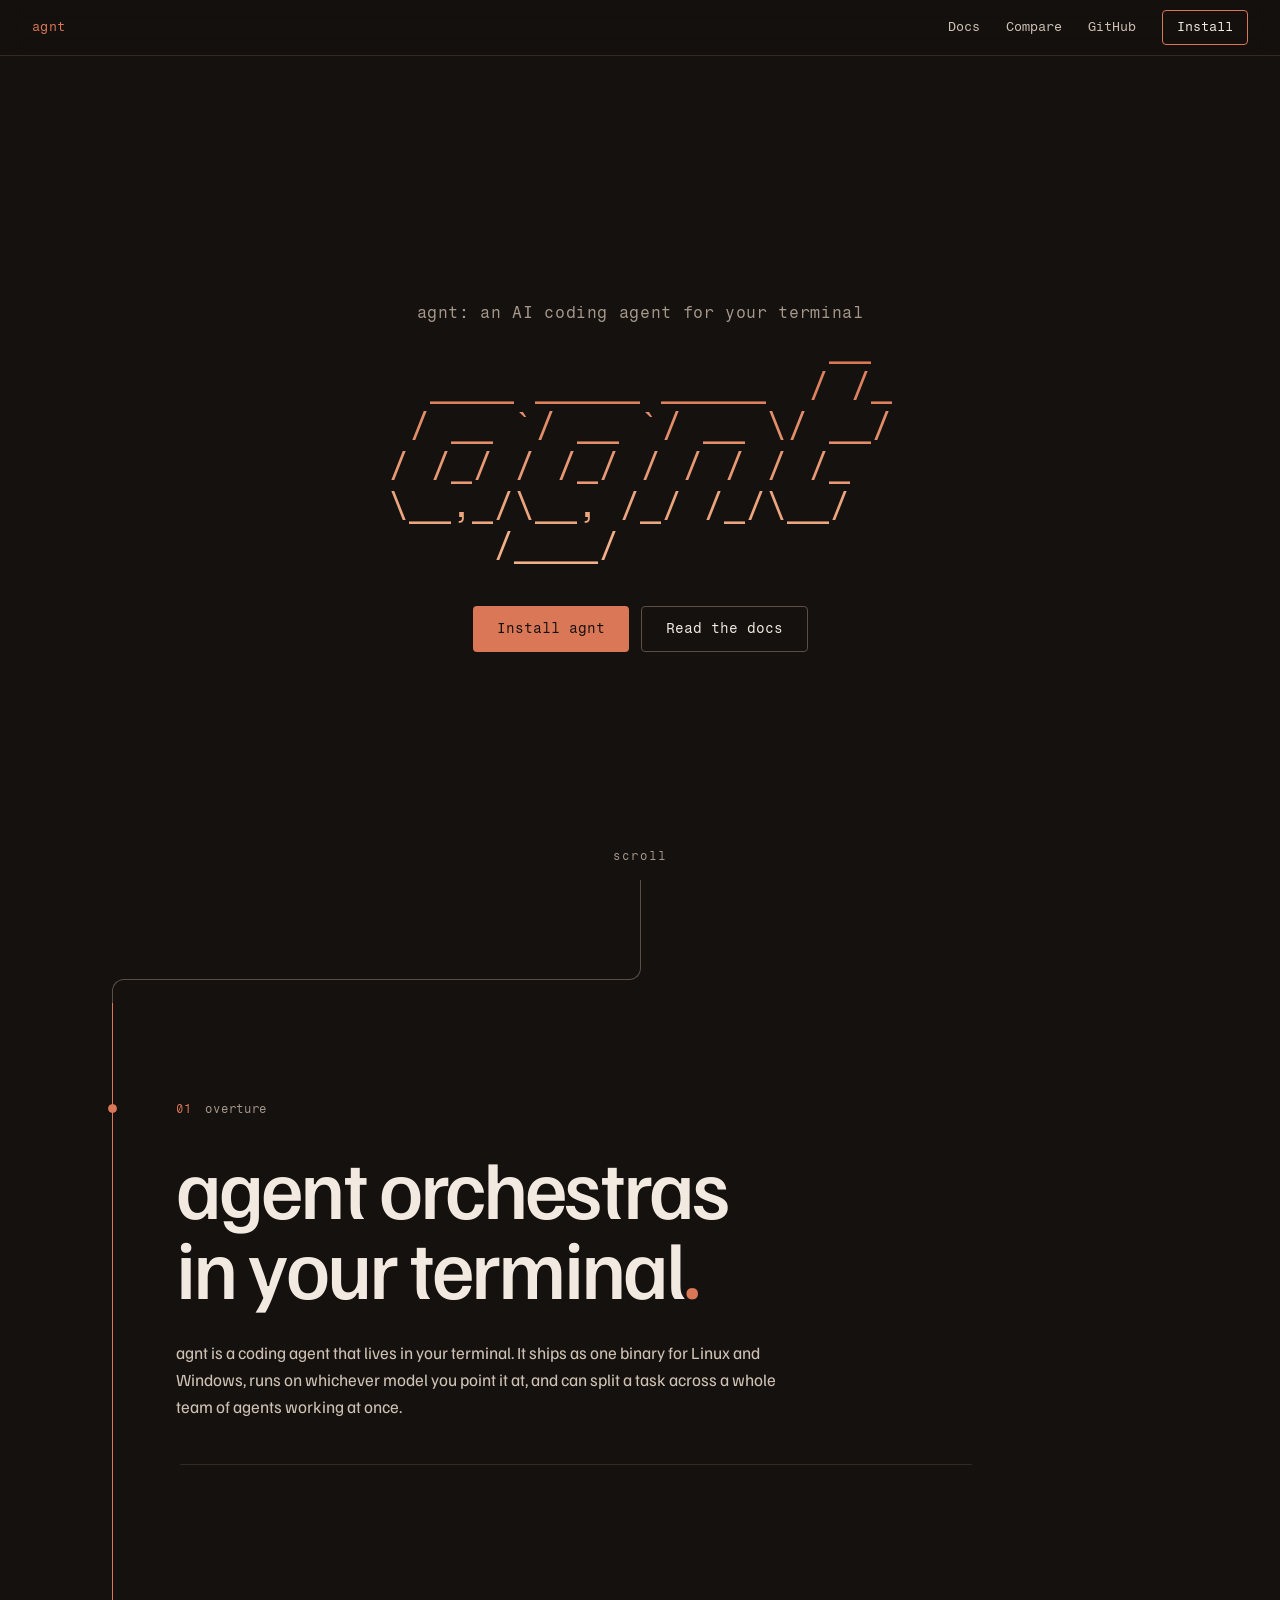
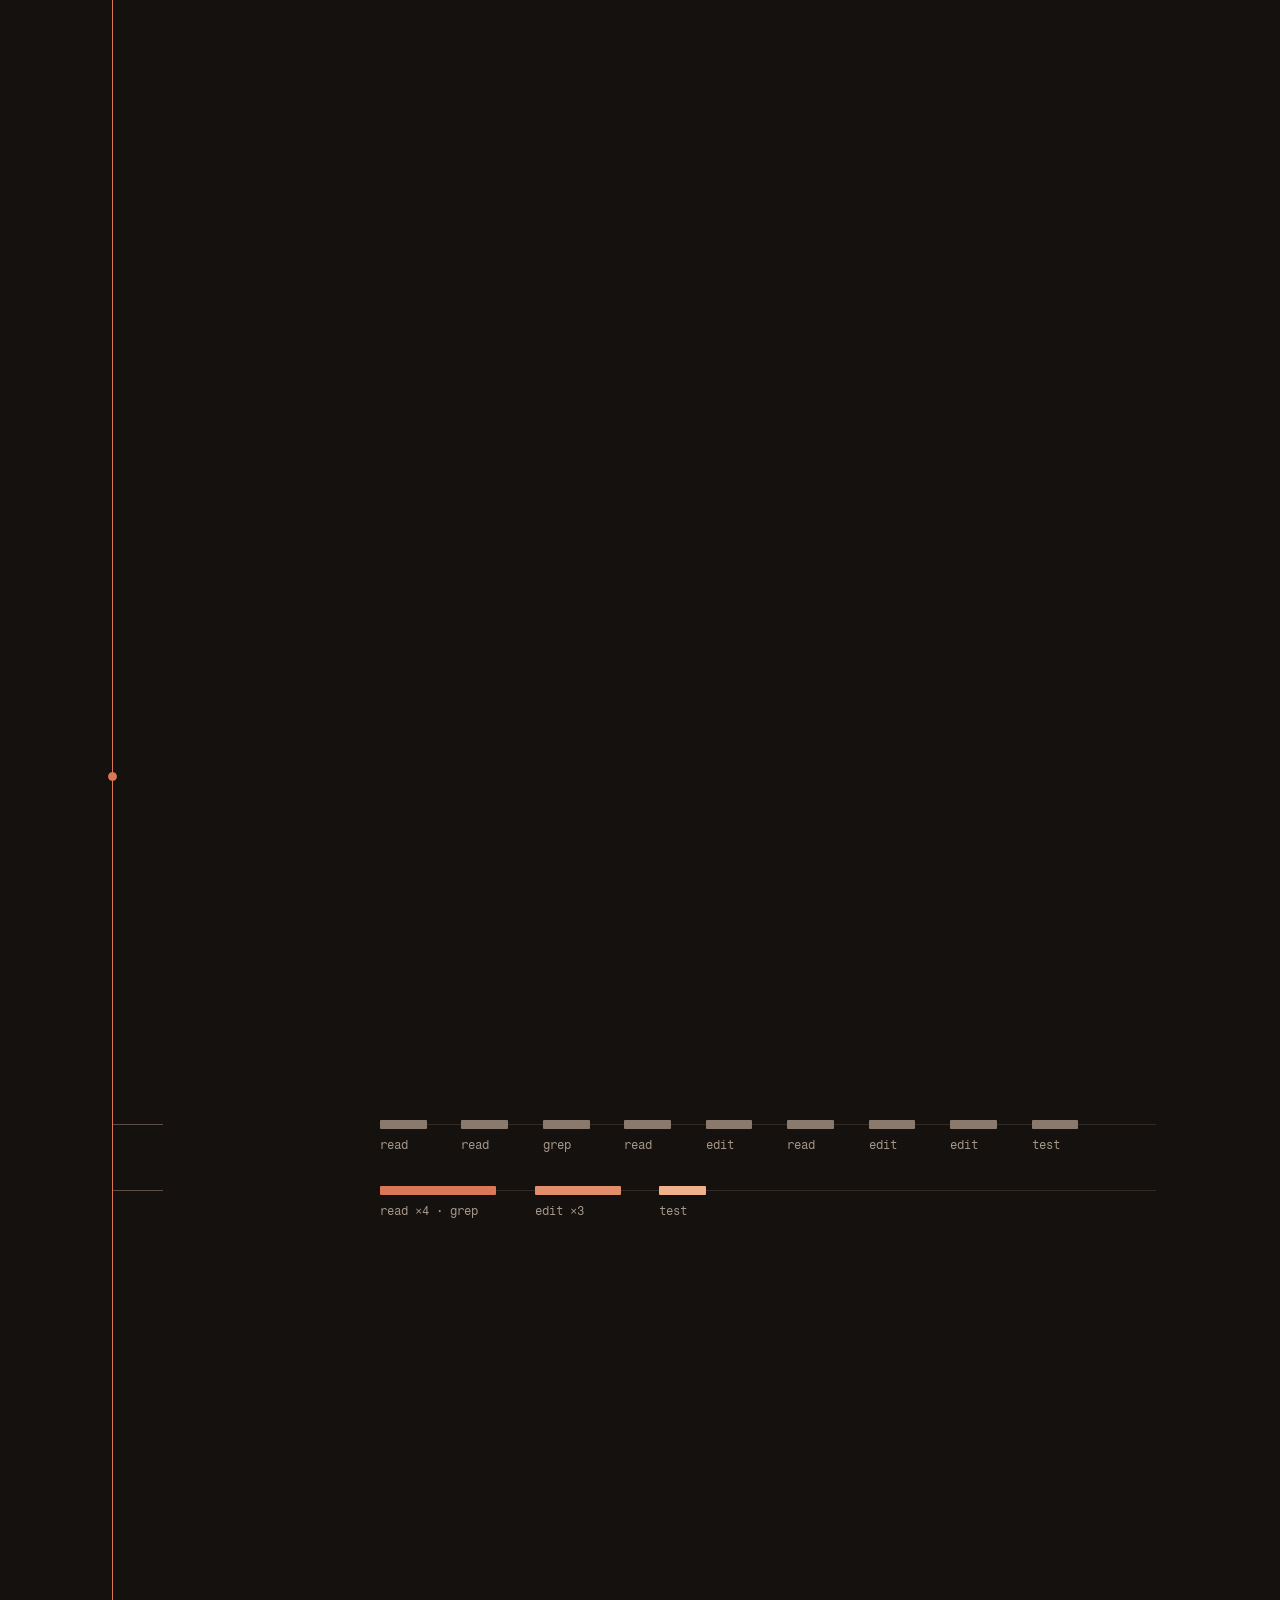
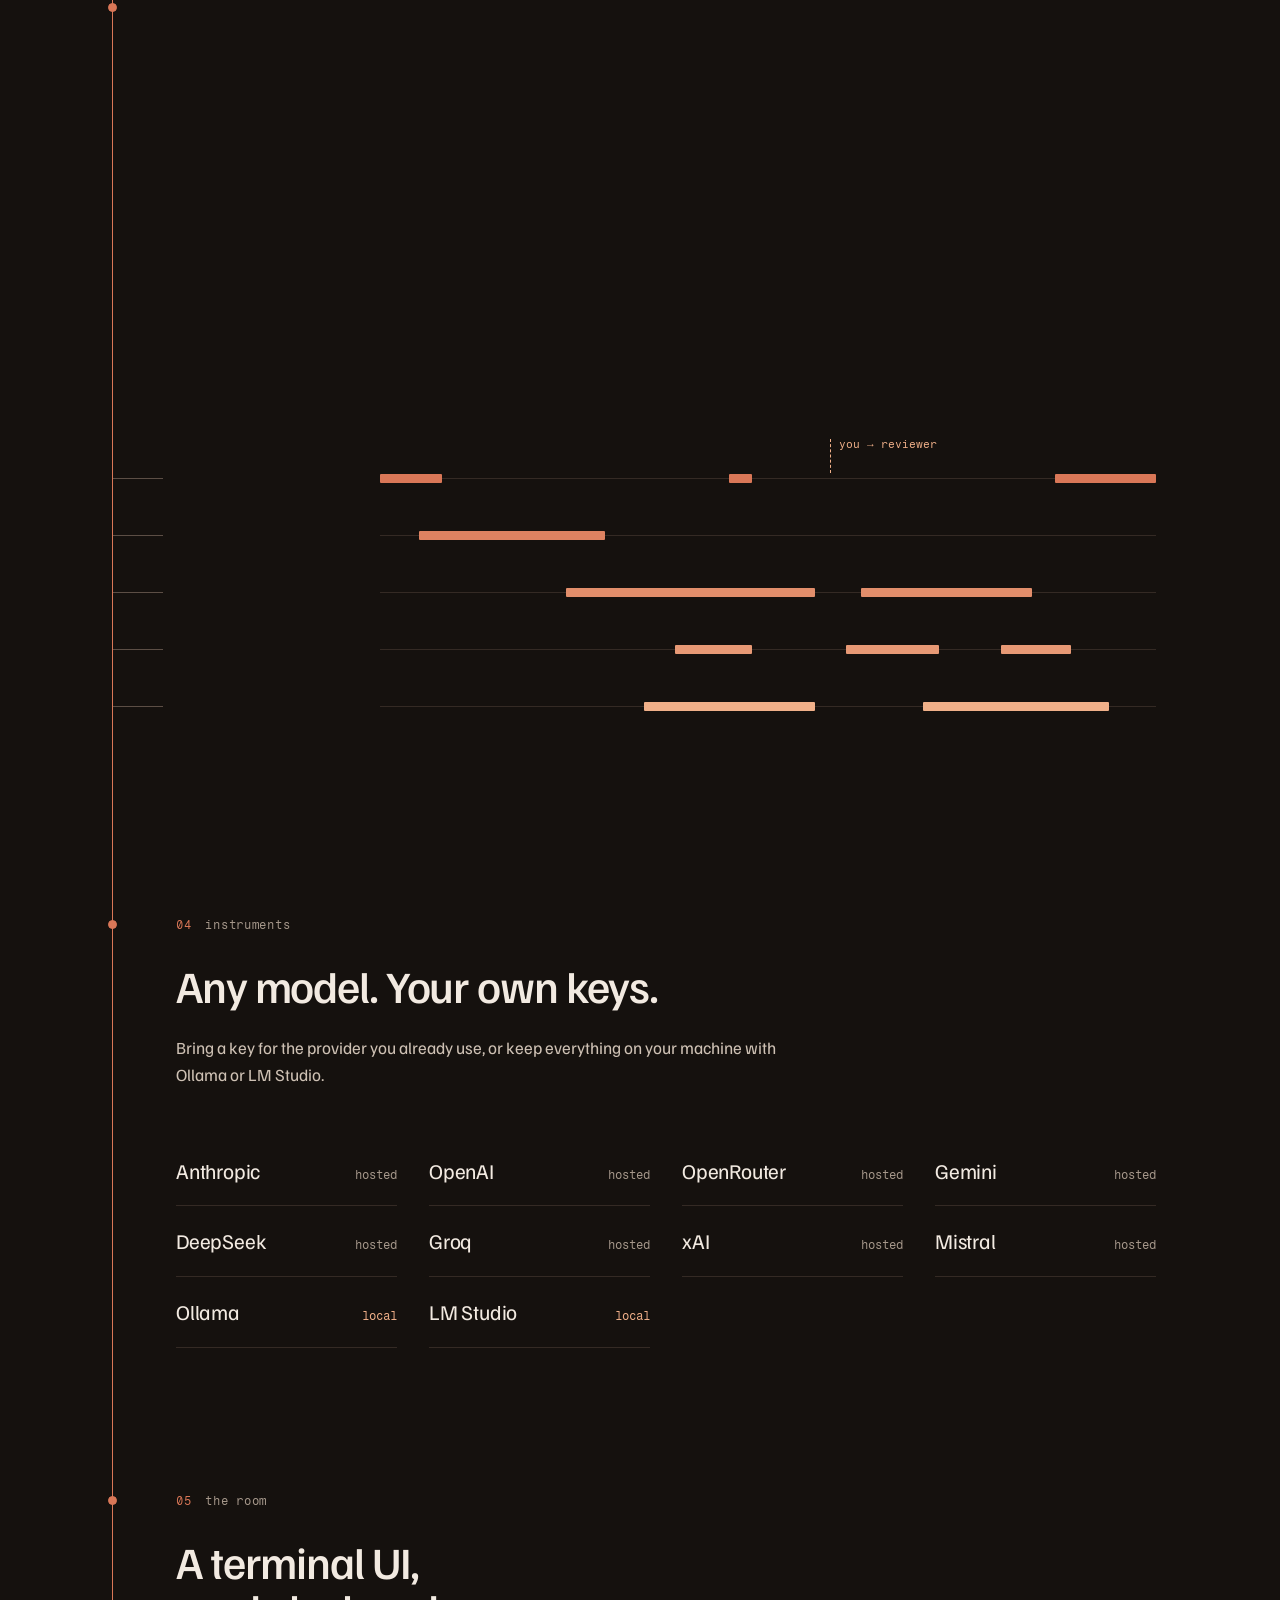
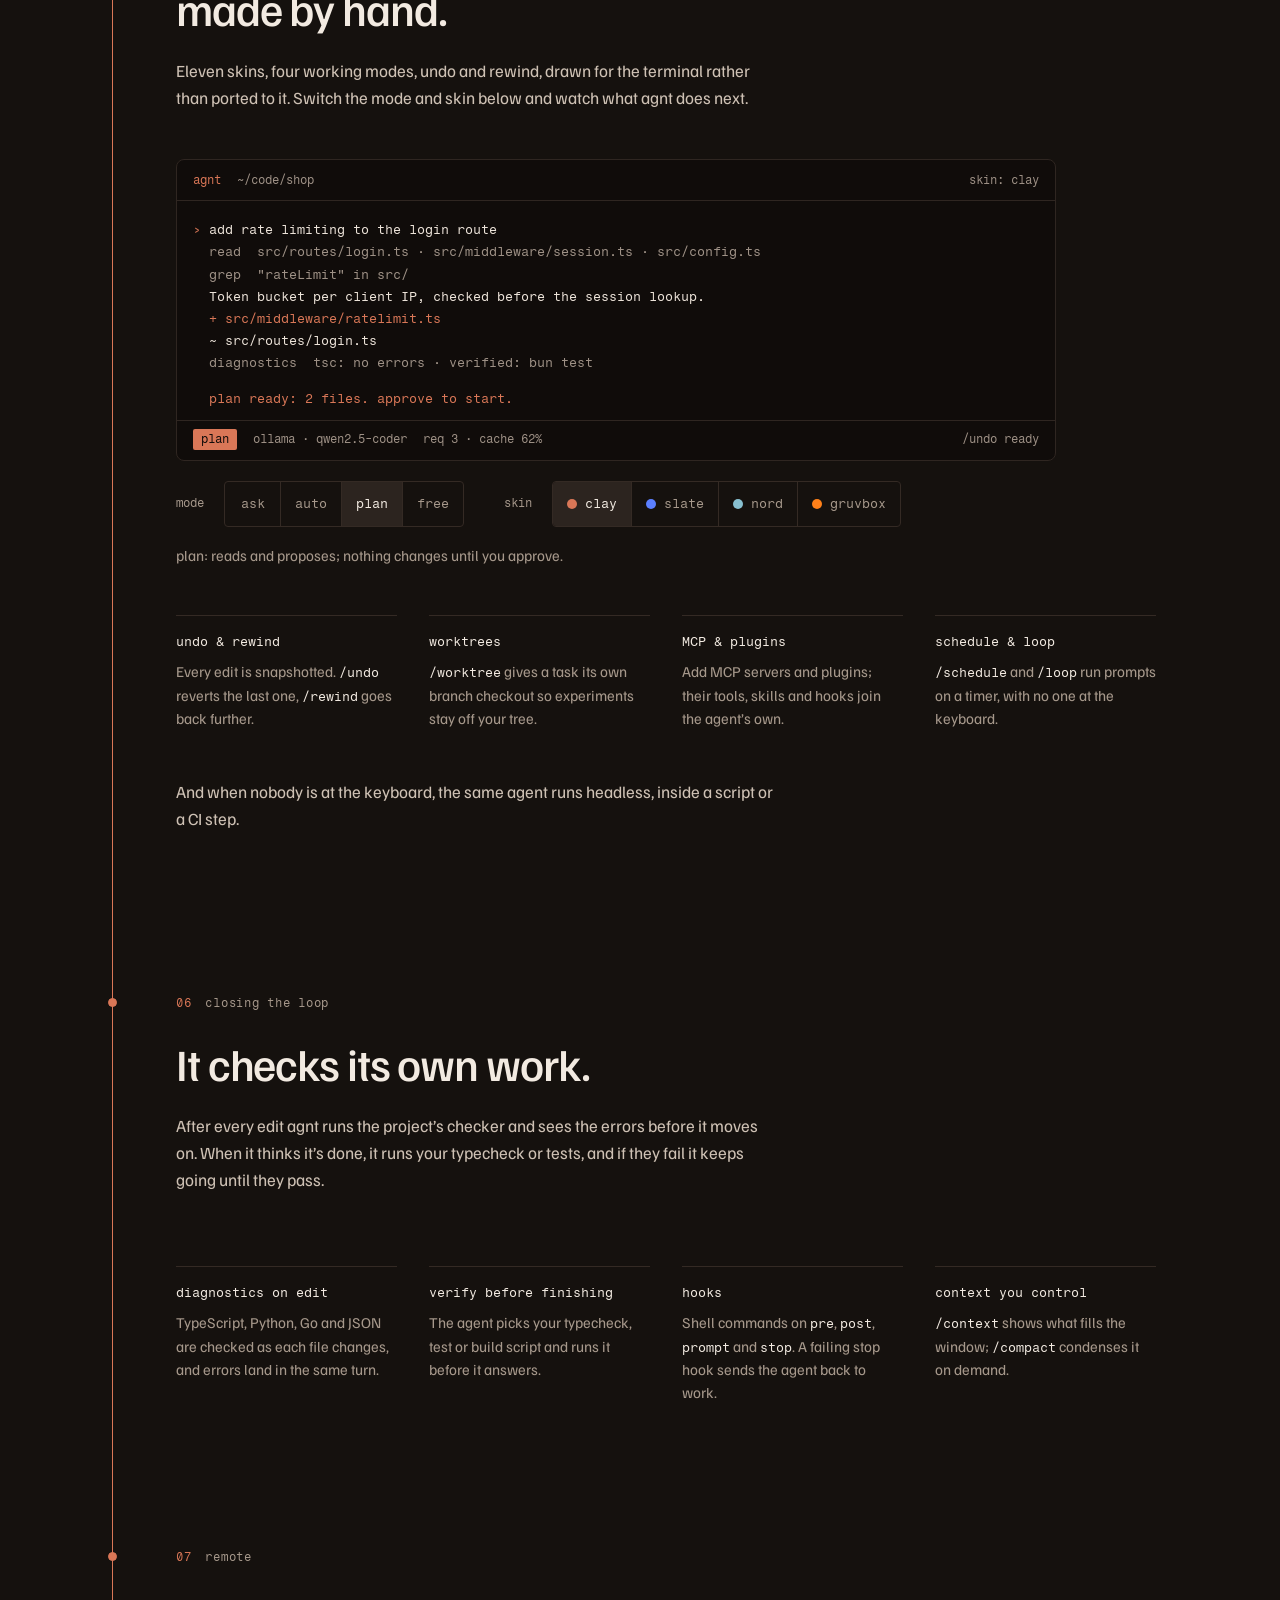
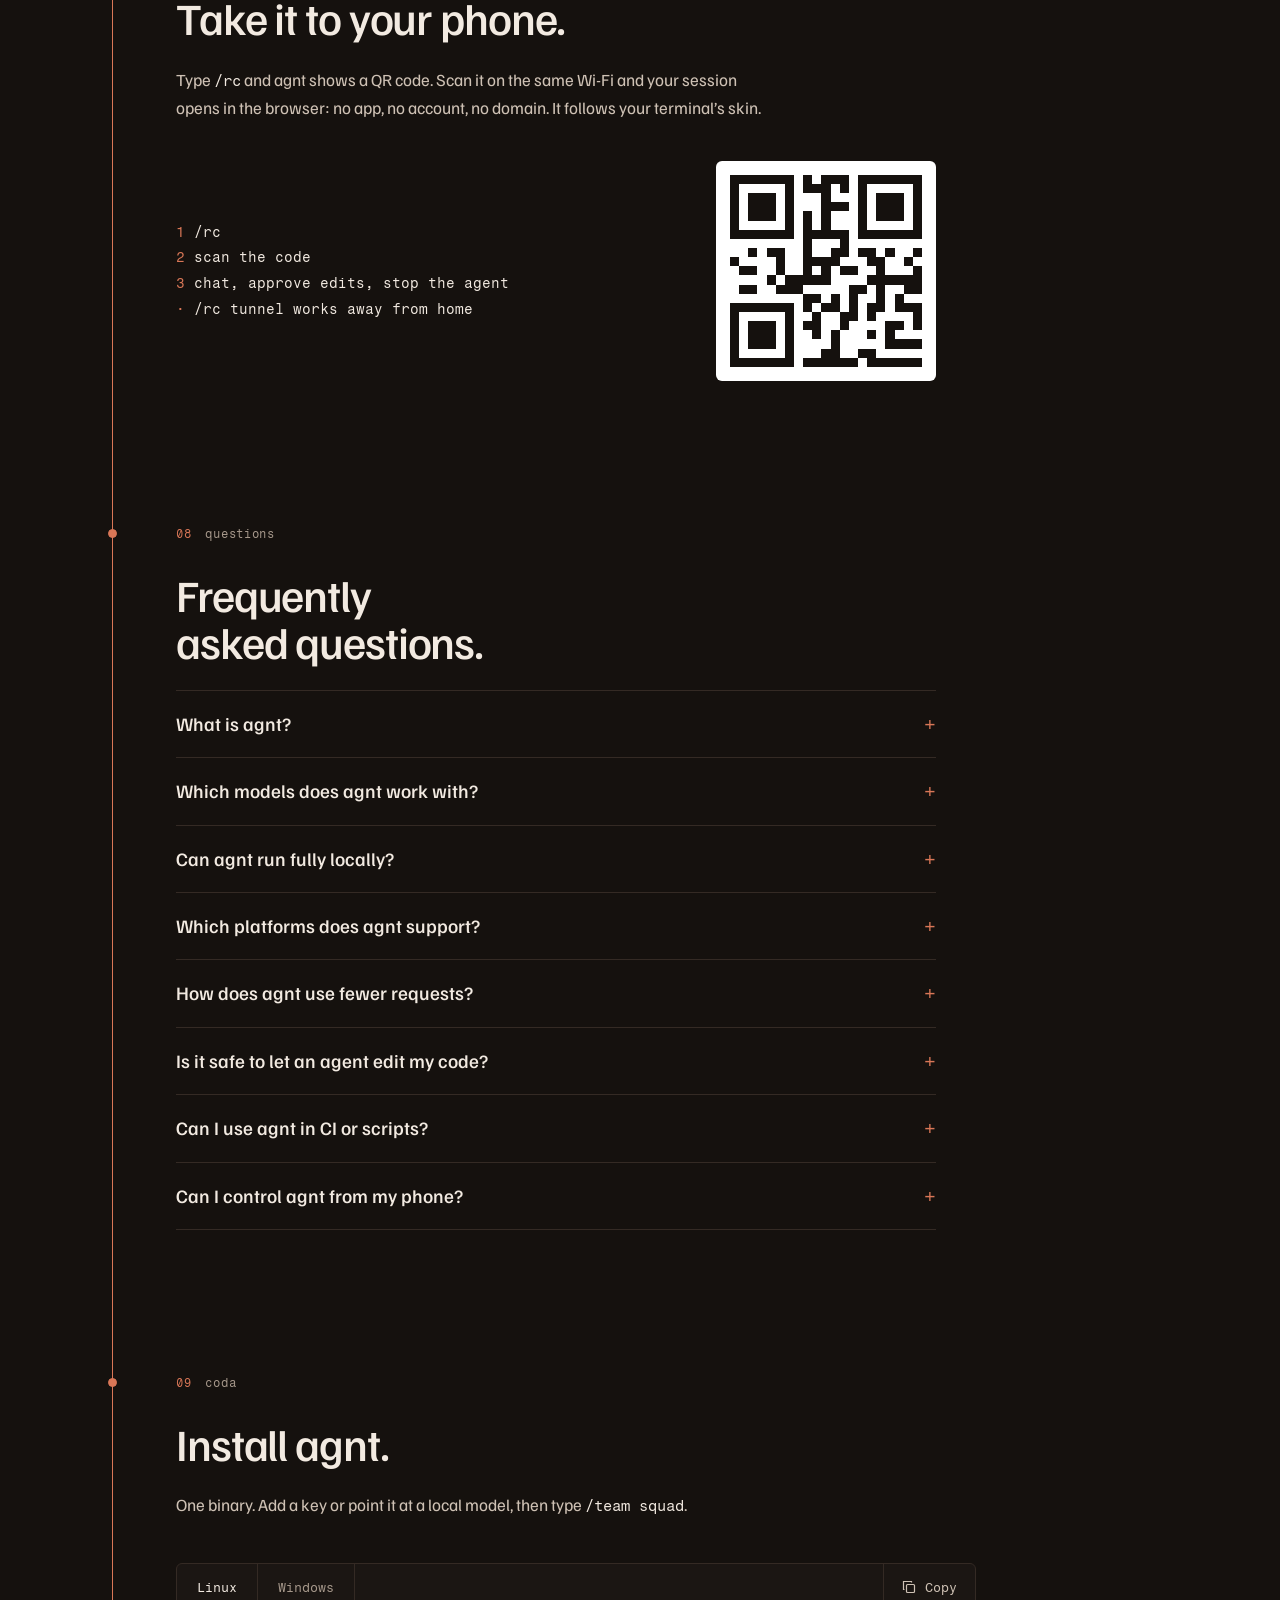
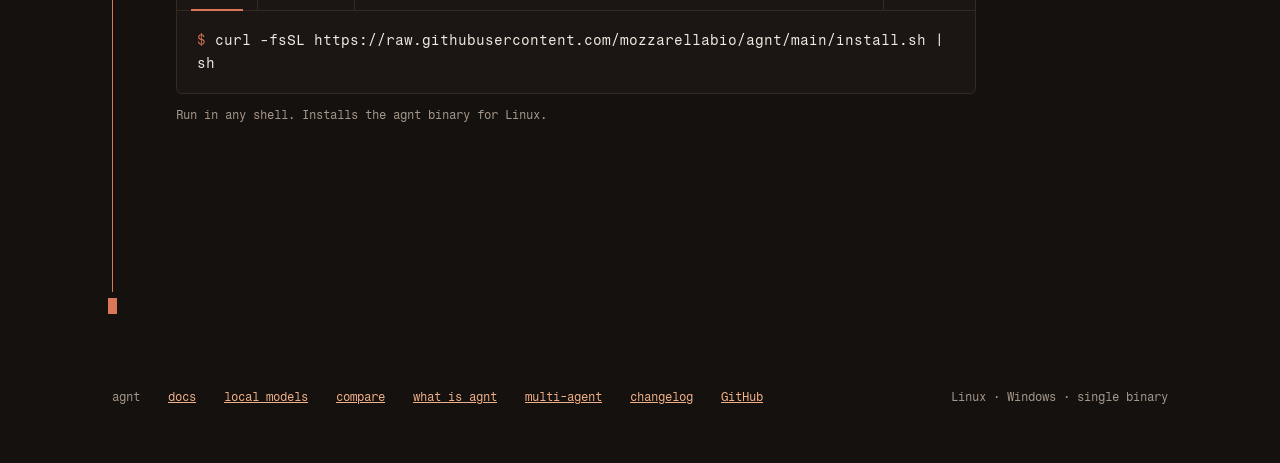
<file: index.html>
<!doctype html>
<html lang="en">
<head>
<meta charset="utf-8">
<meta name="viewport" content="width=device-width, initial-scale=1">
<title>agnt — AI coding agent for your terminal | multi-agent, any model</title>
<meta name="description" content="agnt is an AI coding agent for the terminal. Run teams of agents in parallel with any model (Anthropic, OpenAI, Gemini, Ollama), batched tool calls, prompt caching and self-verification. One binary for Linux and Windows.">
<meta name="keywords" content="AI coding agent, terminal coding agent, CLI coding assistant, multi-agent, agent orchestration, Ollama, LM Studio, Anthropic, OpenAI, Gemini, MCP, agnt">
<link rel="canonical" href="https://mozzarellabio.github.io/agnt/">
<meta name="author" content="mozzarellabio">
<meta name="robots" content="index, follow, max-image-preview:large, max-snippet:-1, max-video-preview:-1">
<meta name="theme-color" content="#15110E">
<meta name="color-scheme" content="dark">
<meta property="og:type" content="website">
<meta property="og:site_name" content="agnt">
<meta property="og:locale" content="en_US">
<meta property="og:url" content="https://mozzarellabio.github.io/agnt/">
<meta property="og:image" content="https://mozzarellabio.github.io/agnt/assets/img/og.png">
<meta property="og:image:width" content="1200">
<meta property="og:image:height" content="630">
<meta property="og:image:alt" content="agnt: agent orchestras in your terminal">
<meta property="og:title" content="agnt — AI coding agent for your terminal">
<meta property="og:description" content="Teams of coding agents working in parallel, on any model, from one binary. Batched tool calls, prompt caching, self-verification, undo and rewind.">
<meta name="twitter:card" content="summary_large_image">
<meta name="twitter:image" content="https://mozzarellabio.github.io/agnt/assets/img/og.png">
<meta name="twitter:title" content="agnt — AI coding agent for your terminal">
<meta name="twitter:description" content="Teams of coding agents working in parallel, on any model, from one binary for Linux and Windows.">
<link rel="preload" href="assets/fonts/familjen-grotesk.woff2" as="font" type="font/woff2" crossorigin>
<link rel="preload" href="assets/fonts/fragment-mono.woff2" as="font" type="font/woff2" crossorigin>
<script type="application/ld+json">{"@context":"https://schema.org","@graph":[{"@type":"SoftwareApplication","name":"agnt","applicationCategory":"DeveloperApplication","applicationSubCategory":"AI coding agent","operatingSystem":"Linux, Windows","description":"An AI coding agent for the terminal that runs teams of agents in parallel on any model, with batched tool calls, prompt caching, context compaction and self-verification.","softwareVersion":"0.0.3","downloadUrl":"https://github.com/mozzarellabio/agnt/releases","screenshot":"https://mozzarellabio.github.io/agnt/assets/img/agnt-terminal.png","offers":{"@type":"Offer","price":"0","priceCurrency":"USD"},"author":{"@type":"Person","name":"mozzarellabio","url":"https://github.com/mozzarellabio"},"featureList":["Multi-agent teams working in parallel","Works with Anthropic, OpenAI, OpenRouter, Gemini, DeepSeek, Groq, xAI, Mistral, Ollama and LM Studio","Batched tool calls, parallel reads, prompt caching, context compaction","Diagnostics on edit and verification before finishing","Undo, rewind and git worktrees","MCP servers and plugins","Remote control from a phone via QR code"]},{"@type":"FAQPage","mainEntity":[{"@type":"Question","name":"What is agnt?","acceptedAnswer":{"@type":"Answer","text":"agnt is an AI coding agent that runs in your terminal. It reads and edits your code, runs your checks, and can split a task across a team of agents working at the same time."}},{"@type":"Question","name":"Which models does agnt work with?","acceptedAnswer":{"@type":"Answer","text":"Anthropic, OpenAI, OpenRouter, Gemini, DeepSeek, Groq, xAI and Mistral with your own API keys, plus Ollama and LM Studio for models that run on your machine. Any OpenAI-compatible endpoint can be added with /provider."}},{"@type":"Question","name":"Can agnt run fully locally?","acceptedAnswer":{"@type":"Answer","text":"Yes. Point it at Ollama or LM Studio and nothing leaves your machine except what you choose to send."}},{"@type":"Question","name":"Which platforms does agnt support?","acceptedAnswer":{"@type":"Answer","text":"Linux and Windows. It installs as a single binary with one command."}},{"@type":"Question","name":"How does agnt use fewer requests?","acceptedAnswer":{"@type":"Answer","text":"It batches tool calls into one request, reads files in parallel, caches the stable part of the prompt, and compacts long context before it overflows."}},{"@type":"Question","name":"Is it safe to let an agent edit my code?","acceptedAnswer":{"@type":"Answer","text":"Four modes control what it may do: ask, auto, plan (read-only until you approve) and free. Every edit is snapshotted, so /undo and /rewind restore earlier states, and /allow and /deny set permanent rules."}},{"@type":"Question","name":"Can I use agnt in CI or scripts?","acceptedAnswer":{"@type":"Answer","text":"Yes. The same agent runs headless, inside a script or a CI step."}},{"@type":"Question","name":"Can I control agnt from my phone?","acceptedAnswer":{"@type":"Answer","text":"Type /rc and scan the QR code on the same Wi-Fi. The session opens in your browser with no app or account. /rc tunnel works away from home."}}]},{"@type":"WebSite","name":"agnt","url":"https://mozzarellabio.github.io/agnt/","description":"agnt, an AI coding agent for the terminal"}]}</script>
<link rel="icon" href="data:image/svg+xml,%3Csvg xmlns='http://www.w3.org/2000/svg' viewBox='0 0 32 32'%3E%3Crect width='32' height='32' rx='7' fill='%2315110E'/%3E%3Cpath d='M16 6l9 10-9 10-9-10z' fill='%23D97757'/%3E%3C/svg%3E">
<link rel="sitemap" type="application/xml" href="sitemap.xml">
<link rel="stylesheet" href="assets/styles.css">
<script src="assets/main.js" defer></script>
</head>
<body>
<main class="page">
<header class="nav">
<a class="nav-mark" href="./">agnt</a>
<nav class="nav-links" aria-label="Primary"><a href="docs.html">Docs</a><a href="compare.html">Compare</a><a href="https://github.com/mozzarellabio/agnt">GitHub</a><a class="nav-cta" href="#overture">Install</a></nav>
</header>

<section class="hero" aria-label="agnt">
<h1 class="tag">agnt: an AI coding agent for your terminal</h1>
<div class="banner" role="img" aria-label="agnt"><span style="color: #D97757">                     __</span><span style="color: #DD8261">  ____ _____ _____  / /_</span><span style="color: #E28E6B"> / __ `/ __ `/ __ \/ __/</span><span style="color: #E79975">/ /_/ / /_/ / / / / /_</span><span style="color: #EBA57F">\__,_/\__, /_/ /_/\__/</span><span style="color: #F0B089">     /____/</span></div>
<div class="cta"><a class="btn" href="#overture">Install agnt</a><a class="btn ghost" href="docs.html">Read the docs</a></div>
<a class="hint" href="#overture"><span>scroll</span><span class="hint-line" aria-hidden="true"><span class="hint-dot"></span></span></a>
</section>

<div class="wrap">
<div class="score">
<span class="bend-a" aria-hidden="true"></span>
<span class="bend-b" aria-hidden="true"></span>
<div class="spine" aria-hidden="true"><div class="spine-fill"></div></div>

<section class="mv" id="overture" aria-labelledby="t-overture">
<span class="node" aria-hidden="true"></span>
<p class="mlabel"><span class="n">01</span><span>overture</span></p>
<h2 class="big" id="t-overture">agent orchestras in your terminal<span class="dot">.</span></h2>
<p class="lede">agnt is a coding agent that lives in your terminal. It ships as one binary for Linux and Windows, runs on whichever model you point it at, and can split a task across a whole team of agents working at once.</p>
<div class="inst">
<div class="inst-top">
<div class="os" role="group" aria-label="Operating system">
<button type="button" class="osb" data-os="linux" aria-pressed="true">Linux</button>
<button type="button" class="osb" data-os="windows" aria-pressed="false">Windows</button>
</div>
<button type="button" class="copy" data-copy><svg width="14" height="14" viewBox="0 0 14 14" fill="none" stroke="currentColor" stroke-width="1.2" aria-hidden="true"><rect x="4.5" y="4.5" width="8" height="8" rx="1"></rect><path d="M9.5 2.5v-1h-8v8h1"></path></svg><span data-copy-label>Copy</span></button>
</div>
<div class="cmd" tabindex="0" role="region" aria-label="Install command"><code><span class="pr" aria-hidden="true">$ </span><span data-cmd>curl -fsSL https://raw.githubusercontent.com/mozzarellabio/agnt/main/install.sh | sh</span></code></div>
</div>
<p class="osnote" data-osnote>Run in any shell. Installs the agnt binary for Linux.</p>
<figure class="shot"><img src="assets/img/agnt-terminal.png" width="971" height="566" alt="The agnt terminal app: logo, command list, model picker and input prompt" decoding="async"><figcaption>agnt running in a terminal.</figcaption></figure>
<noscript><p class="osnote">Windows (PowerShell): irm https://raw.githubusercontent.com/mozzarellabio/agnt/main/install.ps1 | iex</p></noscript>
</section>

<section class="mv" aria-labelledby="t-eco">
<span class="node" aria-hidden="true"></span>
<p class="mlabel"><span class="n">02</span><span>request economy</span></p>
<h2 class="h" id="t-eco">Same result, fewer round-trips.</h2>
<p class="lede">Every request to a model costs you time and money. agnt is built to make fewer of them: tool calls are batched, files are read in parallel, the stable part of the prompt is cached, and long context is compacted before it overflows.</p>
<div class="dgrid eco" role="img" aria-label="Diagram: one tool call per request takes many round-trips; agnt batches the same work into a few.">
<div class="who"><span class="branch" aria-hidden="true"></span><span class="nm">turn by turn</span><span class="rl">one tool call per request</span></div>
<div class="track"><span class="staff"></span><div class="bars">
<span class="bar" style="left: 0%; width: 6%; background: #8A7A6D"></span><span class="seg-l" style="left: 0%">read</span>
<span class="bar" style="left: 10.5%; width: 6%; background: #8A7A6D"></span><span class="seg-l" style="left: 10.5%">read</span>
<span class="bar" style="left: 21%; width: 6%; background: #8A7A6D"></span><span class="seg-l" style="left: 21%">grep</span>
<span class="bar" style="left: 31.5%; width: 6%; background: #8A7A6D"></span><span class="seg-l" style="left: 31.5%">read</span>
<span class="bar" style="left: 42%; width: 6%; background: #8A7A6D"></span><span class="seg-l" style="left: 42%">edit</span>
<span class="bar" style="left: 52.5%; width: 6%; background: #8A7A6D"></span><span class="seg-l" style="left: 52.5%">read</span>
<span class="bar" style="left: 63%; width: 6%; background: #8A7A6D"></span><span class="seg-l" style="left: 63%">edit</span>
<span class="bar" style="left: 73.5%; width: 6%; background: #8A7A6D"></span><span class="seg-l" style="left: 73.5%">edit</span>
<span class="bar" style="left: 84%; width: 6%; background: #8A7A6D"></span><span class="seg-l" style="left: 84%">test</span>
</div></div>
<div class="who"><span class="branch" aria-hidden="true"></span><span class="nm">agnt</span><span class="rl">batched, parallel, cached</span></div>
<div class="track"><span class="staff"></span><div class="bars">
<span class="bar" style="left: 0%; width: 15%; background: #D97757"></span><span class="seg-l" style="left: 0%">read ×4 · grep</span>
<span class="bar" style="left: 20%; width: 11%; background: #E28E6B"></span><span class="seg-l" style="left: 20%">edit ×3</span>
<span class="bar" style="left: 36%; width: 6%; background: #F0B089"></span><span class="seg-l" style="left: 36%">test</span>
</div></div>
<div class="overlay" aria-hidden="true"><span class="ph"></span></div>
<p class="cap">Each block is one API round-trip. Illustrative, not a benchmark.</p>
</div>
<div class="mech">
<div><h3>batched tools</h3><p>Several tool calls travel in one request instead of one request each.</p></div>
<div><h3>parallel reads</h3><p>Files load side by side, not one turn at a time.</p></div>
<div><h3>prompt caching</h3><p>The part of the prompt that doesn’t change is cached, so repeats cost less.</p></div>
<div><h3>context compaction</h3><p>Long sessions are condensed before they overflow, keeping what still matters.</p></div>
</div>
</section>

<section class="mv" aria-labelledby="t-ens">
<span class="node" aria-hidden="true"></span>
<p class="mlabel"><span class="n">03</span><span>ensemble</span></p>
<h2 class="h" id="t-ens">One command. Five players.</h2>
<div class="cmdline"><span aria-hidden="true">›</span>/team squad</div>
<p class="lede">That seats a lead with an architect, a coder, a reviewer and a tester. They work at the same time, each on its own part, and the lead brings it back together.</p>
<p class="lede">You can talk to any of them mid-run: redirect the coder, question the reviewer, without stopping the rest.</p>
<div class="dgrid ens" role="img" aria-label="Diagram: five agents working in parallel lanes over time. The lead splits and merges, the architect plans, the coder builds, the reviewer and tester work alongside, and you step in mid-run to talk to the reviewer.">
<div class="who"><span class="branch" aria-hidden="true"></span><span class="nm">lead</span><span class="rl">splits, assigns, merges</span></div>
<div class="track"><span class="staff"></span><div class="bars">
<span class="bar" style="left: 0%; width: 8%; background: #D97757"></span>
<span class="bar" style="left: 45%; width: 3%; background: #D97757"></span>
<span class="bar" style="left: 87%; width: 13%; background: #D97757"></span>
</div></div>
<div class="who"><span class="branch" aria-hidden="true"></span><span class="nm">architect</span><span class="rl">reads the code, writes the plan</span></div>
<div class="track"><span class="staff"></span><div class="bars">
<span class="bar" style="left: 5%; width: 24%; background: #DD8261"></span>
</div></div>
<div class="who"><span class="branch" aria-hidden="true"></span><span class="nm">coder</span><span class="rl">implements</span></div>
<div class="track"><span class="staff"></span><div class="bars">
<span class="bar" style="left: 24%; width: 32%; background: #E28E6B"></span>
<span class="bar" style="left: 62%; width: 22%; background: #E28E6B"></span>
</div></div>
<div class="who"><span class="branch" aria-hidden="true"></span><span class="nm">reviewer</span><span class="rl">reads diffs as they land</span></div>
<div class="track"><span class="staff"></span><div class="bars">
<span class="bar" style="left: 38%; width: 10%; background: #E79975"></span>
<span class="bar" style="left: 60%; width: 12%; background: #E79975"></span>
<span class="bar" style="left: 80%; width: 9%; background: #E79975"></span>
</div></div>
<div class="who"><span class="branch" aria-hidden="true"></span><span class="nm">tester</span><span class="rl">writes and runs tests</span></div>
<div class="track"><span class="staff"></span><div class="bars">
<span class="bar" style="left: 34%; width: 22%; background: #F0B089"></span>
<span class="bar" style="left: 70%; width: 24%; background: #F0B089"></span>
</div></div>
<div class="overlay" aria-hidden="true"><span class="you"><span>you → reviewer</span></span><span class="ph"></span></div>
<div class="axis" aria-hidden="true"><span>start</span><i></i><span>merged</span></div>
</div>
</section>

<section class="mv" aria-labelledby="t-models">
<span class="node" aria-hidden="true"></span>
<p class="mlabel"><span class="n">04</span><span>instruments</span></p>
<h2 class="h" id="t-models">Any model. Your own keys.</h2>
<p class="lede">Bring a key for the provider you already use, or keep everything on your machine with Ollama or LM Studio.</p>
<div class="roster">
<div><span class="p">Anthropic</span><span class="k">hosted</span></div>
<div><span class="p">OpenAI</span><span class="k">hosted</span></div>
<div><span class="p">OpenRouter</span><span class="k">hosted</span></div>
<div><span class="p">Gemini</span><span class="k">hosted</span></div>
<div><span class="p">DeepSeek</span><span class="k">hosted</span></div>
<div><span class="p">Groq</span><span class="k">hosted</span></div>
<div><span class="p">xAI</span><span class="k">hosted</span></div>
<div><span class="p">Mistral</span><span class="k">hosted</span></div>
<div class="loc"><span class="p">Ollama</span><span class="k">local</span></div>
<div class="loc"><span class="p">LM Studio</span><span class="k">local</span></div>
</div>
</section>

<section class="mv" aria-labelledby="t-room">
<span class="node" aria-hidden="true"></span>
<p class="mlabel"><span class="n">05</span><span>the room</span></p>
<h2 class="h" id="t-room">A terminal UI, made by hand.</h2>
<p class="lede">Eleven skins, four working modes, undo and rewind, drawn for the terminal rather than ported to it. Switch the mode and skin below and watch what agnt does next.</p>
<div class="term" data-skin="clay" id="term">
<div class="term-top"><b>agnt</b><span>~/code/shop</span><span class="r">skin: <span id="skin-name">clay</span></span></div>
<div class="term-body">
<p class="tl"><span class="t-acc">›</span> add rate limiting to the login route</p>
<p class="tl t-dim">  read  src/routes/login.ts · src/middleware/session.ts · src/config.ts</p>
<p class="tl t-dim">  grep  "rateLimit" in src/</p>
<p class="tl">  Token bucket per client IP, checked before the session lookup.</p>
<p class="tl"><span class="t-acc">  + src/middleware/ratelimit.ts</span></p>
<p class="tl">  ~ src/routes/login.ts</p>
<p class="tl t-dim">  diagnostics  tsc: no errors · verified: bun test</p>
<p class="tl t-hint" aria-live="polite">  <span id="mode-hint">plan ready: 2 files. approve to start.</span></p>
</div>
<div class="term-status"><span class="t-mode" id="mode-name">plan</span><span>ollama · qwen2.5-coder</span><span>req 3 · cache 62%</span><span class="r">/undo ready</span></div>
</div>
<div class="ctls">
<div class="ctl"><span class="ctl-l" id="l-mode">mode</span><div class="seg" role="group" aria-labelledby="l-mode">
<button type="button" class="segb" data-mode="ask" aria-pressed="false">ask</button><button type="button" class="segb" data-mode="auto" aria-pressed="false">auto</button><button type="button" class="segb" data-mode="plan" aria-pressed="true">plan</button><button type="button" class="segb" data-mode="free" aria-pressed="false">free</button>
</div></div>
<div class="ctl"><span class="ctl-l" id="l-skin">skin</span><div class="seg" role="group" aria-labelledby="l-skin">
<button type="button" class="segb" data-skin="clay" aria-pressed="true"><span class="sw sw-clay" aria-hidden="true"></span>clay</button><button type="button" class="segb" data-skin="slate" aria-pressed="false"><span class="sw sw-slate" aria-hidden="true"></span>slate</button><button type="button" class="segb" data-skin="nord" aria-pressed="false"><span class="sw sw-nord" aria-hidden="true"></span>nord</button><button type="button" class="segb" data-skin="gruvbox" aria-pressed="false"><span class="sw sw-gruvbox" aria-hidden="true"></span>gruvbox</button>
</div></div>
</div>
<p class="mdesc" id="mode-desc" aria-live="polite">plan: reads and proposes; nothing changes until you approve.</p>
<div class="mech">
<div><h3>undo &amp; rewind</h3><p>Every edit is snapshotted. <span class="ic">/undo</span> reverts the last one, <span class="ic">/rewind</span> goes back further.</p></div>
<div><h3>worktrees</h3><p><span class="ic">/worktree</span> gives a task its own branch checkout so experiments stay off your tree.</p></div>
<div><h3>MCP &amp; plugins</h3><p>Add MCP servers and plugins; their tools, skills and hooks join the agent’s own.</p></div>
<div><h3>schedule &amp; loop</h3><p><span class="ic">/schedule</span> and <span class="ic">/loop</span> run prompts on a timer, with no one at the keyboard.</p></div>
</div>
<p class="lede">And when nobody is at the keyboard, the same agent runs headless, inside a script or a CI step.</p>
</section>

<section class="mv" aria-labelledby="t-loop">
<span class="node" aria-hidden="true"></span>
<p class="mlabel"><span class="n">06</span><span>closing the loop</span></p>
<h2 class="h" id="t-loop">It checks its own work.</h2>
<p class="lede">After every edit agnt runs the project’s checker and sees the errors before it moves on. When it thinks it’s done, it runs your typecheck or tests, and if they fail it keeps going until they pass.</p>
<div class="mech">
<div><h3>diagnostics on edit</h3><p>TypeScript, Python, Go and JSON are checked as each file changes, and errors land in the same turn.</p></div>
<div><h3>verify before finishing</h3><p>The agent picks your typecheck, test or build script and runs it before it answers.</p></div>
<div><h3>hooks</h3><p>Shell commands on <span class="ic">pre</span>, <span class="ic">post</span>, <span class="ic">prompt</span> and <span class="ic">stop</span>. A failing stop hook sends the agent back to work.</p></div>
<div><h3>context you control</h3><p><span class="ic">/context</span> shows what fills the window; <span class="ic">/compact</span> condenses it on demand.</p></div>
</div>
</section>

<section class="mv" aria-labelledby="t-phone">
<span class="node" aria-hidden="true"></span>
<p class="mlabel"><span class="n">07</span><span>remote</span></p>
<h2 class="h" id="t-phone">Take it to your phone.</h2>
<p class="lede">Type <span class="ic">/rc</span> and agnt shows a QR code. Scan it on the same Wi-Fi and your session opens in the browser: no app, no account, no domain. It follows your terminal’s skin.</p>
<div class="phone">
<ol><li><span>1</span> /rc</li><li><span>2</span> scan the code</li><li><span>3</span> chat, approve edits, stop the agent</li><li><span>·</span> /rc tunnel works away from home</li></ol>
<div class="qr" id="qr" role="img" aria-label="Example QR code"></div>
</div>
</section>

<section class="mv" aria-labelledby="t-faq">
<span class="node" aria-hidden="true"></span>
<p class="mlabel"><span class="n">08</span><span>questions</span></p>
<h2 class="h" id="t-faq">Frequently asked questions.</h2>
<div class="faq">
<details><summary>What is agnt?</summary><p>agnt is an AI coding agent that runs in your terminal. It reads and edits your code, runs your checks, and can split a task across a team of agents working at the same time.</p></details>
<details><summary>Which models does agnt work with?</summary><p>Anthropic, OpenAI, OpenRouter, Gemini, DeepSeek, Groq, xAI and Mistral with your own API keys, plus Ollama and LM Studio for models that run on your machine. Any OpenAI-compatible endpoint can be added with /provider.</p></details>
<details><summary>Can agnt run fully locally?</summary><p>Yes. Point it at Ollama or LM Studio and nothing leaves your machine except what you choose to send.</p></details>
<details><summary>Which platforms does agnt support?</summary><p>Linux and Windows. It installs as a single binary with one command.</p></details>
<details><summary>How does agnt use fewer requests?</summary><p>It batches tool calls into one request, reads files in parallel, caches the stable part of the prompt, and compacts long context before it overflows.</p></details>
<details><summary>Is it safe to let an agent edit my code?</summary><p>Four modes control what it may do: ask, auto, plan (read-only until you approve) and free. Every edit is snapshotted, so /undo and /rewind restore earlier states, and /allow and /deny set permanent rules.</p></details>
<details><summary>Can I use agnt in CI or scripts?</summary><p>Yes. The same agent runs headless, inside a script or a CI step.</p></details>
<details><summary>Can I control agnt from my phone?</summary><p>Type /rc and scan the QR code on the same Wi-Fi. The session opens in your browser with no app or account. /rc tunnel works away from home.</p></details>
</div>
</section>

<section class="mv coda" aria-labelledby="t-coda">
<span class="node" aria-hidden="true"></span>
<p class="mlabel"><span class="n">09</span><span>coda</span></p>
<h2 class="h" id="t-coda">Install agnt.</h2>
<p class="lede">One binary. Add a key or point it at a local model, then type <span class="ic">/team squad</span>.</p>
<div class="inst">
<div class="inst-top">
<div class="os" role="group" aria-label="Operating system">
<button type="button" class="osb" data-os="linux" aria-pressed="true">Linux</button>
<button type="button" class="osb" data-os="windows" aria-pressed="false">Windows</button>
</div>
<button type="button" class="copy" data-copy><svg width="14" height="14" viewBox="0 0 14 14" fill="none" stroke="currentColor" stroke-width="1.2" aria-hidden="true"><rect x="4.5" y="4.5" width="8" height="8" rx="1"></rect><path d="M9.5 2.5v-1h-8v8h1"></path></svg><span data-copy-label>Copy</span></button>
</div>
<div class="cmd" tabindex="0" role="region" aria-label="Install command"><code><span class="pr" aria-hidden="true">$ </span><span data-cmd>curl -fsSL https://raw.githubusercontent.com/mozzarellabio/agnt/main/install.sh | sh</span></code></div>
</div>
<p class="osnote" data-osnote>Run in any shell. Installs the agnt binary for Linux.</p>
<span class="end" aria-hidden="true"></span>
</section>

</div>
</div>

<footer class="foot">
<span>agnt</span>
<a href="docs.html">docs</a>
<a href="ollama.html">local models</a>
<a href="compare.html">compare</a>
<a href="what-is-agnt.html">what is agnt</a>
<a href="multi-agent-coding.html">multi-agent</a>
<a href="changelog.html">changelog</a>
<a href="https://github.com/mozzarellabio/agnt">GitHub</a>
<span class="r">Linux · Windows · single binary</span>
</footer>
<p class="sr" id="live" aria-live="polite"></p>
</main>
</body>
</html>
</file>
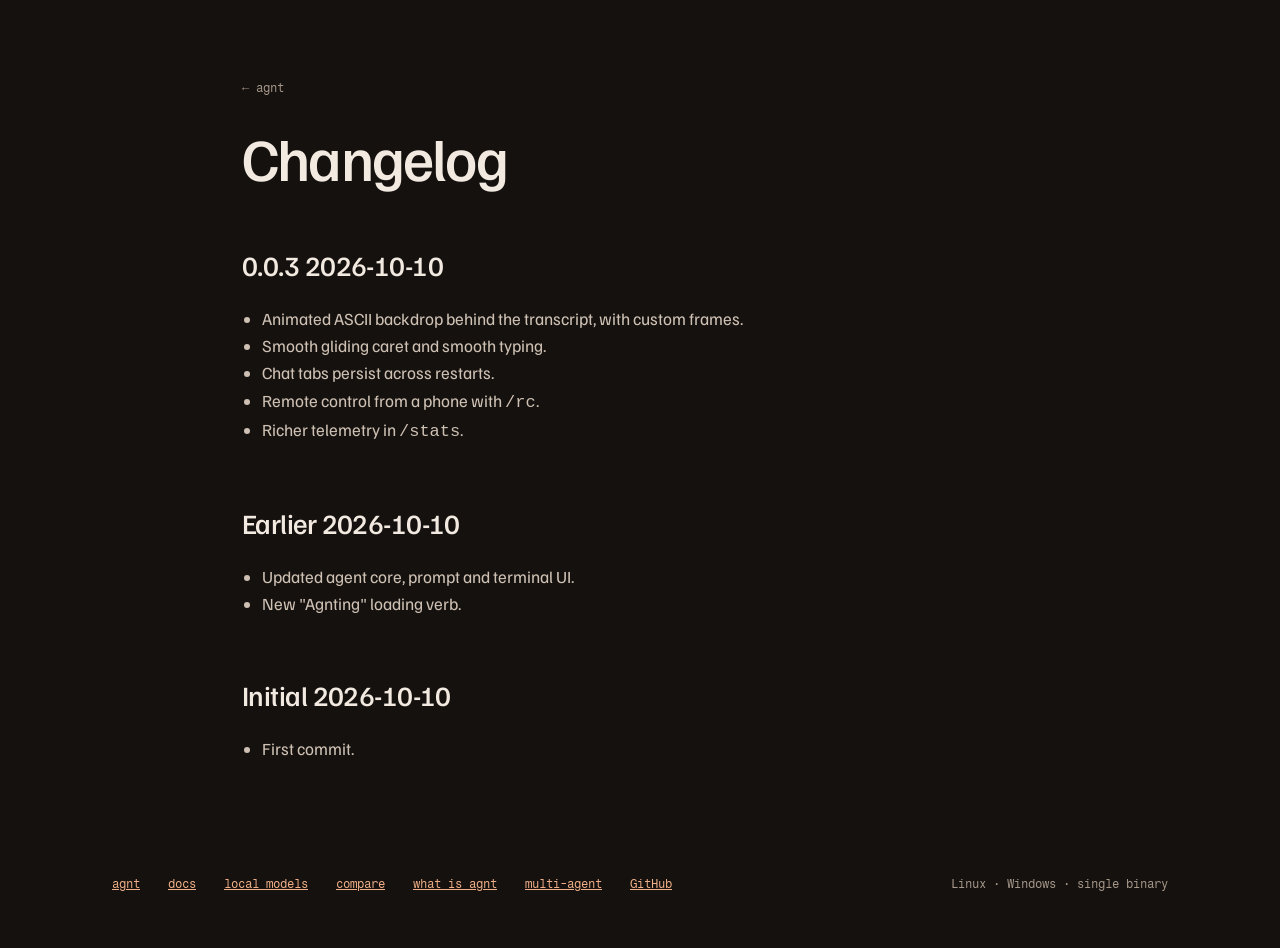
<file: changelog.html>
<!doctype html>
<html lang="en">
<head>
<meta charset="utf-8">
<meta name="viewport" content="width=device-width, initial-scale=1">
<title>agnt changelog — release notes</title>
<meta name="description" content="Release notes for agnt, the terminal AI coding agent. Latest: 0.0.3 adds an animated backdrop, smooth caret, persistent tabs, phone remote control and richer telemetry.">
<meta name="robots" content="index, follow, max-image-preview:large, max-snippet:-1">
<meta name="theme-color" content="#15110E">
<meta name="color-scheme" content="dark">
<link rel="canonical" href="https://mozzarellabio.github.io/agnt/changelog.html">
<meta property="og:type" content="article">
<meta property="og:site_name" content="agnt">
<meta property="og:title" content="agnt changelog — release notes">
<meta property="og:description" content="What changed in each agnt release.">
<meta property="og:url" content="https://mozzarellabio.github.io/agnt/changelog.html">
<meta property="og:image" content="https://mozzarellabio.github.io/agnt/assets/img/og.png">
<meta name="twitter:card" content="summary_large_image">
<link rel="icon" href="data:image/svg+xml,%3Csvg xmlns='http://www.w3.org/2000/svg' viewBox='0 0 32 32'%3E%3Crect width='32' height='32' rx='7' fill='%2315110E'/%3E%3Cpath d='M16 6l9 10-9 10-9-10z' fill='%23D97757'/%3E%3C/svg%3E">
<link rel="preload" href="assets/fonts/familjen-grotesk.woff2" as="font" type="font/woff2" crossorigin>
<link rel="stylesheet" href="assets/styles.css">
<script type="application/ld+json">{"@context":"https://schema.org","@type":"BreadcrumbList","itemListElement":[{"@type":"ListItem","position":1,"name":"agnt","item":"https://mozzarellabio.github.io/agnt/"},{"@type":"ListItem","position":2,"name":"Changelog","item":"https://mozzarellabio.github.io/agnt/changelog.html"}]}</script>
</head>
<body>
<main class="page">
<article class="doc">
<a class="back" href="./">← agnt</a>
<h1>Changelog</h1>

<h2 id="v0-0-3">0.0.3 <time datetime="2026-10-10">2026-10-10</time></h2>
<ul>
<li>Animated ASCII backdrop behind the transcript, with custom frames.</li>
<li>Smooth gliding caret and smooth typing.</li>
<li>Chat tabs persist across restarts.</li>
<li>Remote control from a phone with <code>/rc</code>.</li>
<li>Richer telemetry in <code>/stats</code>.</li>
</ul>

<h2 id="earlier">Earlier <time datetime="2026-10-10">2026-10-10</time></h2>
<ul>
<li>Updated agent core, prompt and terminal UI.</li>
<li>New "Agnting" loading verb.</li>
</ul>

<h2 id="initial">Initial <time datetime="2026-10-10">2026-10-10</time></h2>
<ul>
<li>First commit.</li>
</ul>
</article>
<footer class="foot">
<a href="./">agnt</a>
<a href="docs.html">docs</a>
<a href="ollama.html">local models</a>
<a href="compare.html">compare</a>
<a href="what-is-agnt.html">what is agnt</a>
<a href="multi-agent-coding.html">multi-agent</a>
<a href="https://github.com/mozzarellabio/agnt">GitHub</a>
<span class="r">Linux · Windows · single binary</span>
</footer>
</main>
</body>
</html>
</file>
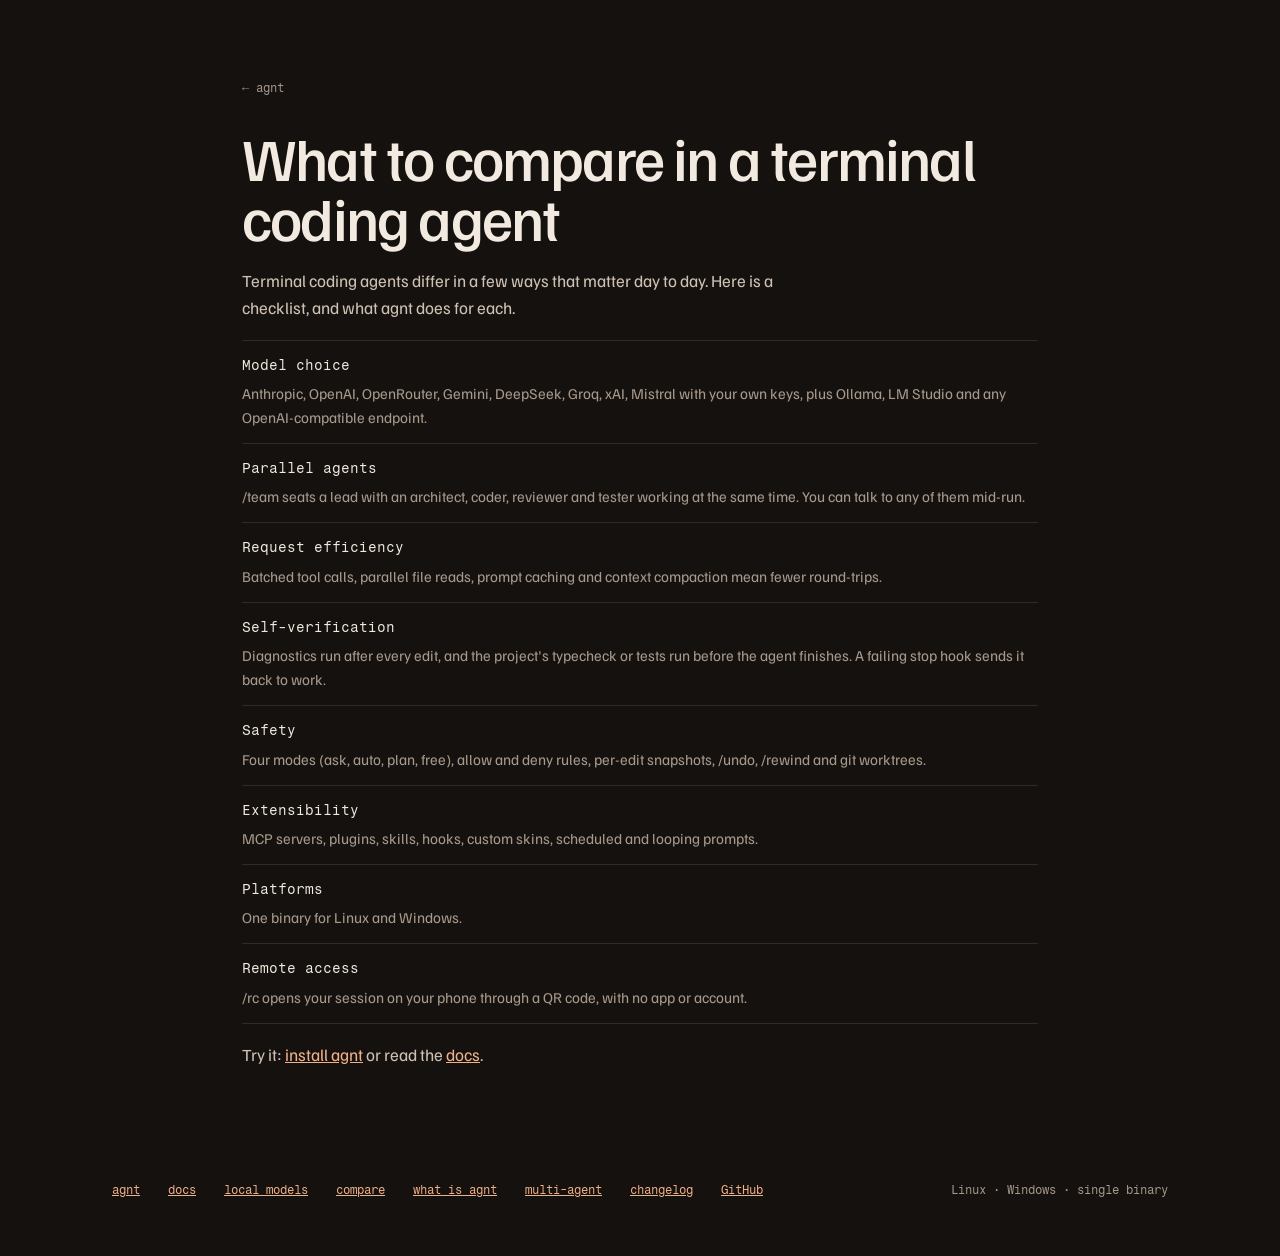
<file: compare.html>
<!doctype html>
<html lang="en">
<head>
<meta charset="utf-8">
<meta name="viewport" content="width=device-width, initial-scale=1">
<title>Choosing a terminal AI coding agent: what to compare — agnt</title>
<meta name="description" content="A checklist for comparing terminal AI coding agents, and how agnt answers each point: model choice, parallel agents, request efficiency, safety, verification and remote control.">
<meta name="robots" content="index, follow, max-image-preview:large, max-snippet:-1">
<meta name="theme-color" content="#15110E">
<meta name="color-scheme" content="dark">
<link rel="canonical" href="https://mozzarellabio.github.io/agnt/compare.html">
<meta property="og:type" content="article">
<meta property="og:site_name" content="agnt">
<meta property="og:title" content="Choosing a terminal AI coding agent: what to compare — agnt">
<meta property="og:description" content="A checklist for comparing terminal AI coding agents, and how agnt answers each point: model choice, parallel agents, request efficiency, safety, verification and remote control.">
<meta property="og:url" content="https://mozzarellabio.github.io/agnt/compare.html">
<meta property="og:image" content="https://mozzarellabio.github.io/agnt/assets/img/og-compare.png">
<meta name="twitter:card" content="summary_large_image">
<link rel="icon" href="data:image/svg+xml,%3Csvg xmlns='http://www.w3.org/2000/svg' viewBox='0 0 32 32'%3E%3Crect width='32' height='32' rx='7' fill='%2315110E'/%3E%3Cpath d='M16 6l9 10-9 10-9-10z' fill='%23D97757'/%3E%3C/svg%3E">
<link rel="preload" href="assets/fonts/familjen-grotesk.woff2" as="font" type="font/woff2" crossorigin>
<link rel="stylesheet" href="assets/styles.css">
<script type="application/ld+json">{"@context":"https://schema.org","@type":"BreadcrumbList","itemListElement":[{"@type":"ListItem","position":1,"name":"agnt","item":"https://mozzarellabio.github.io/agnt/"},{"@type":"ListItem","position":2,"name":"Compare","item":"https://mozzarellabio.github.io/agnt/compare.html"}]}</script>
</head>
<body>
<main class="page">
<article class="doc">
<a class="back" href="./">← agnt</a>
<h1>What to compare in a terminal coding agent</h1>
<p class="lede">Terminal coding agents differ in a few ways that matter day to day. Here is a checklist, and what agnt does for each.</p>
<dl>
<dt>Model choice</dt><dd>Anthropic, OpenAI, OpenRouter, Gemini, DeepSeek, Groq, xAI, Mistral with your own keys, plus Ollama, LM Studio and any OpenAI-compatible endpoint.</dd>
<dt>Parallel agents</dt><dd>/team seats a lead with an architect, coder, reviewer and tester working at the same time. You can talk to any of them mid-run.</dd>
<dt>Request efficiency</dt><dd>Batched tool calls, parallel file reads, prompt caching and context compaction mean fewer round-trips.</dd>
<dt>Self-verification</dt><dd>Diagnostics run after every edit, and the project's typecheck or tests run before the agent finishes. A failing stop hook sends it back to work.</dd>
<dt>Safety</dt><dd>Four modes (ask, auto, plan, free), allow and deny rules, per-edit snapshots, /undo, /rewind and git worktrees.</dd>
<dt>Extensibility</dt><dd>MCP servers, plugins, skills, hooks, custom skins, scheduled and looping prompts.</dd>
<dt>Platforms</dt><dd>One binary for Linux and Windows.</dd>
<dt>Remote access</dt><dd>/rc opens your session on your phone through a QR code, with no app or account.</dd>
</dl>
<p>Try it: <a href="./#overture">install agnt</a> or read the <a href="docs.html">docs</a>.</p>
</article>
<footer class="foot">
<a href="./">agnt</a>
<a href="docs.html">docs</a>
<a href="ollama.html">local models</a>
<a href="compare.html">compare</a>
<a href="what-is-agnt.html">what is agnt</a>
<a href="multi-agent-coding.html">multi-agent</a>
<a href="changelog.html">changelog</a>
<a href="https://github.com/mozzarellabio/agnt">GitHub</a>
<span class="r">Linux · Windows · single binary</span>
</footer>
</main>
</body>
</html>
</file>
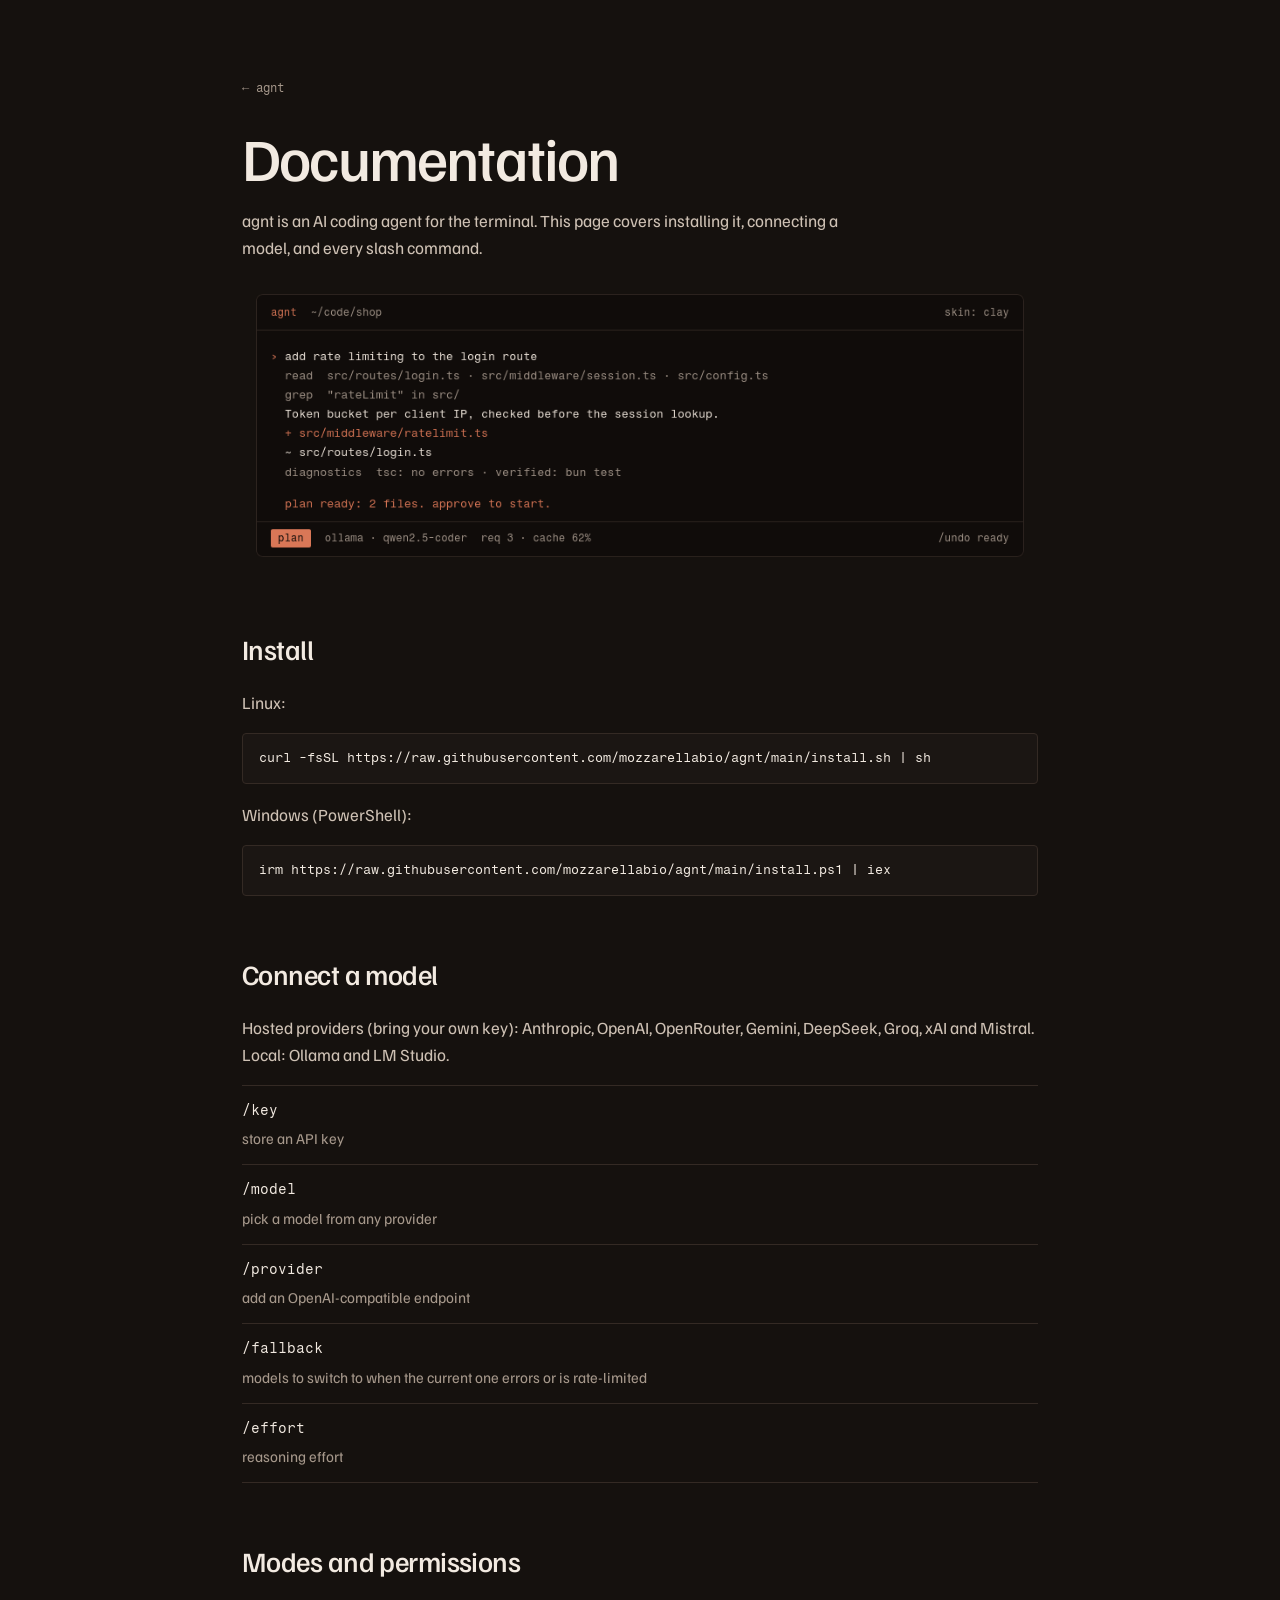
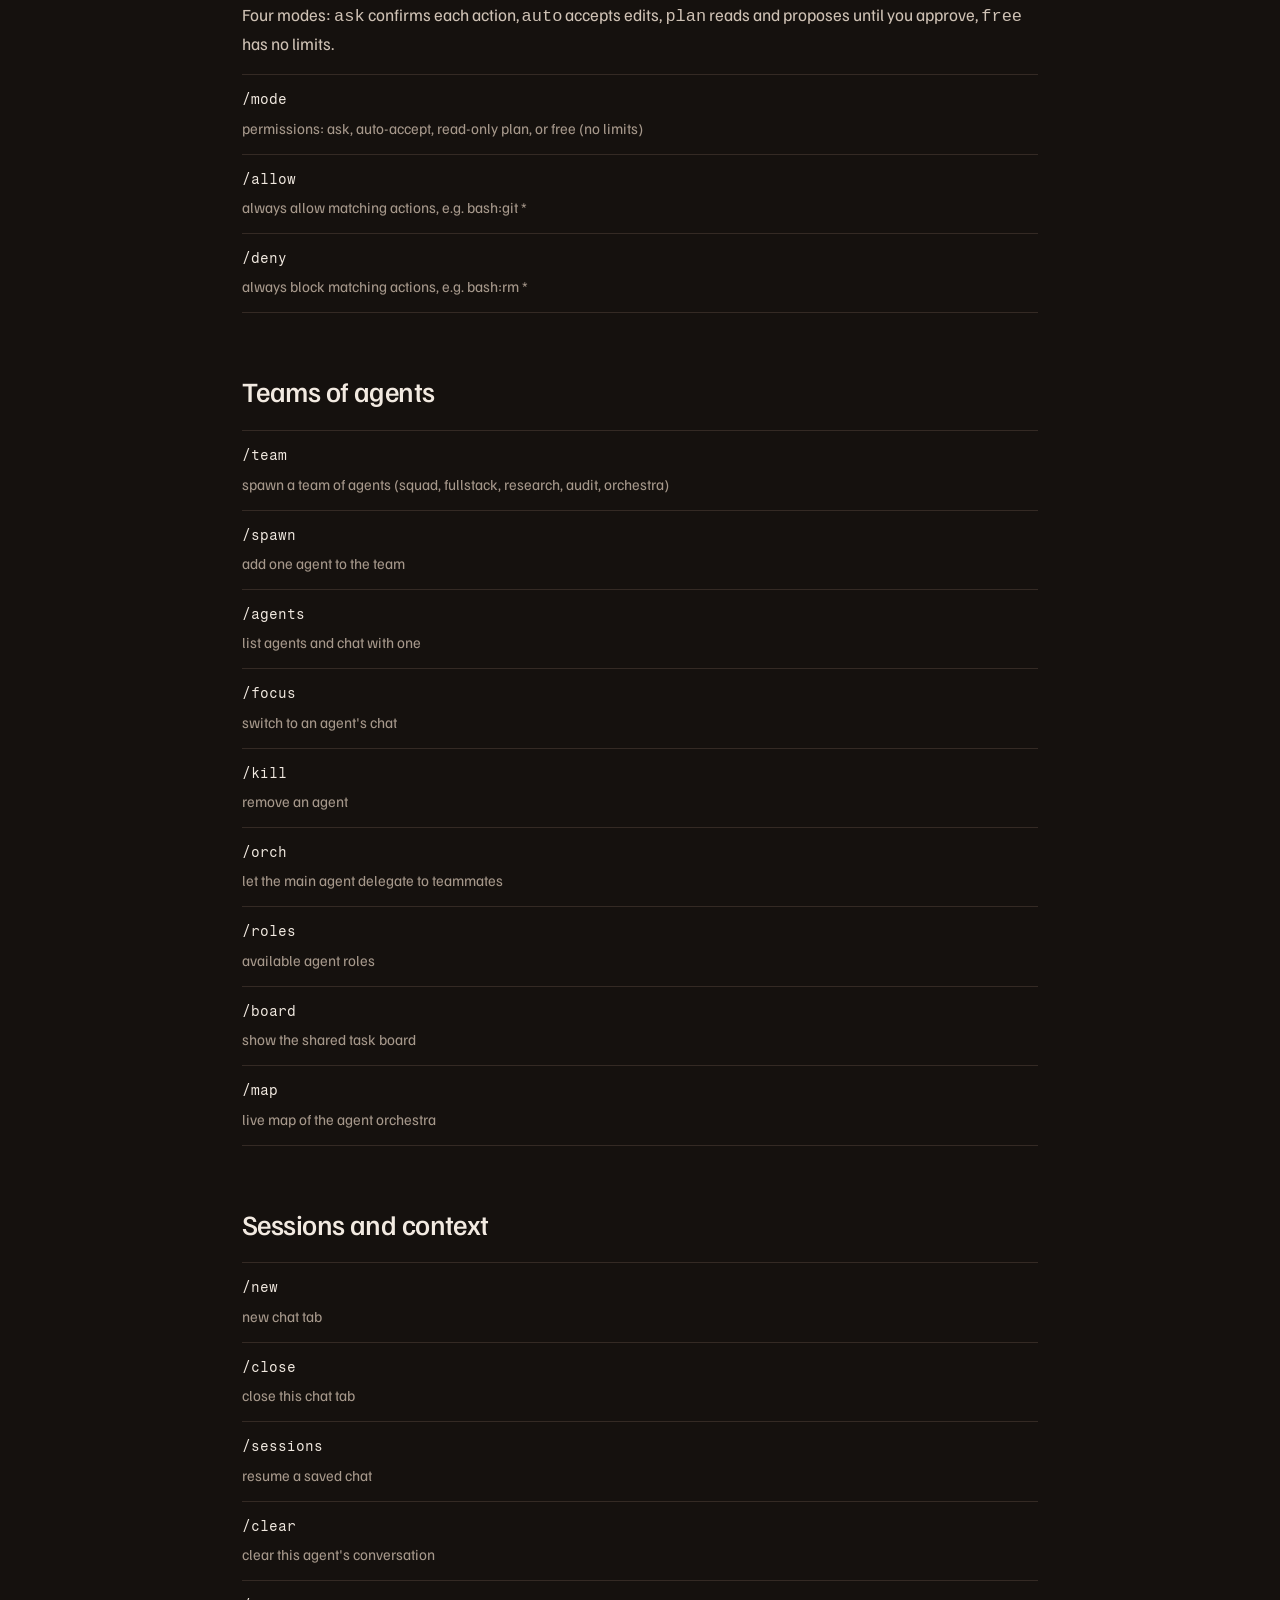
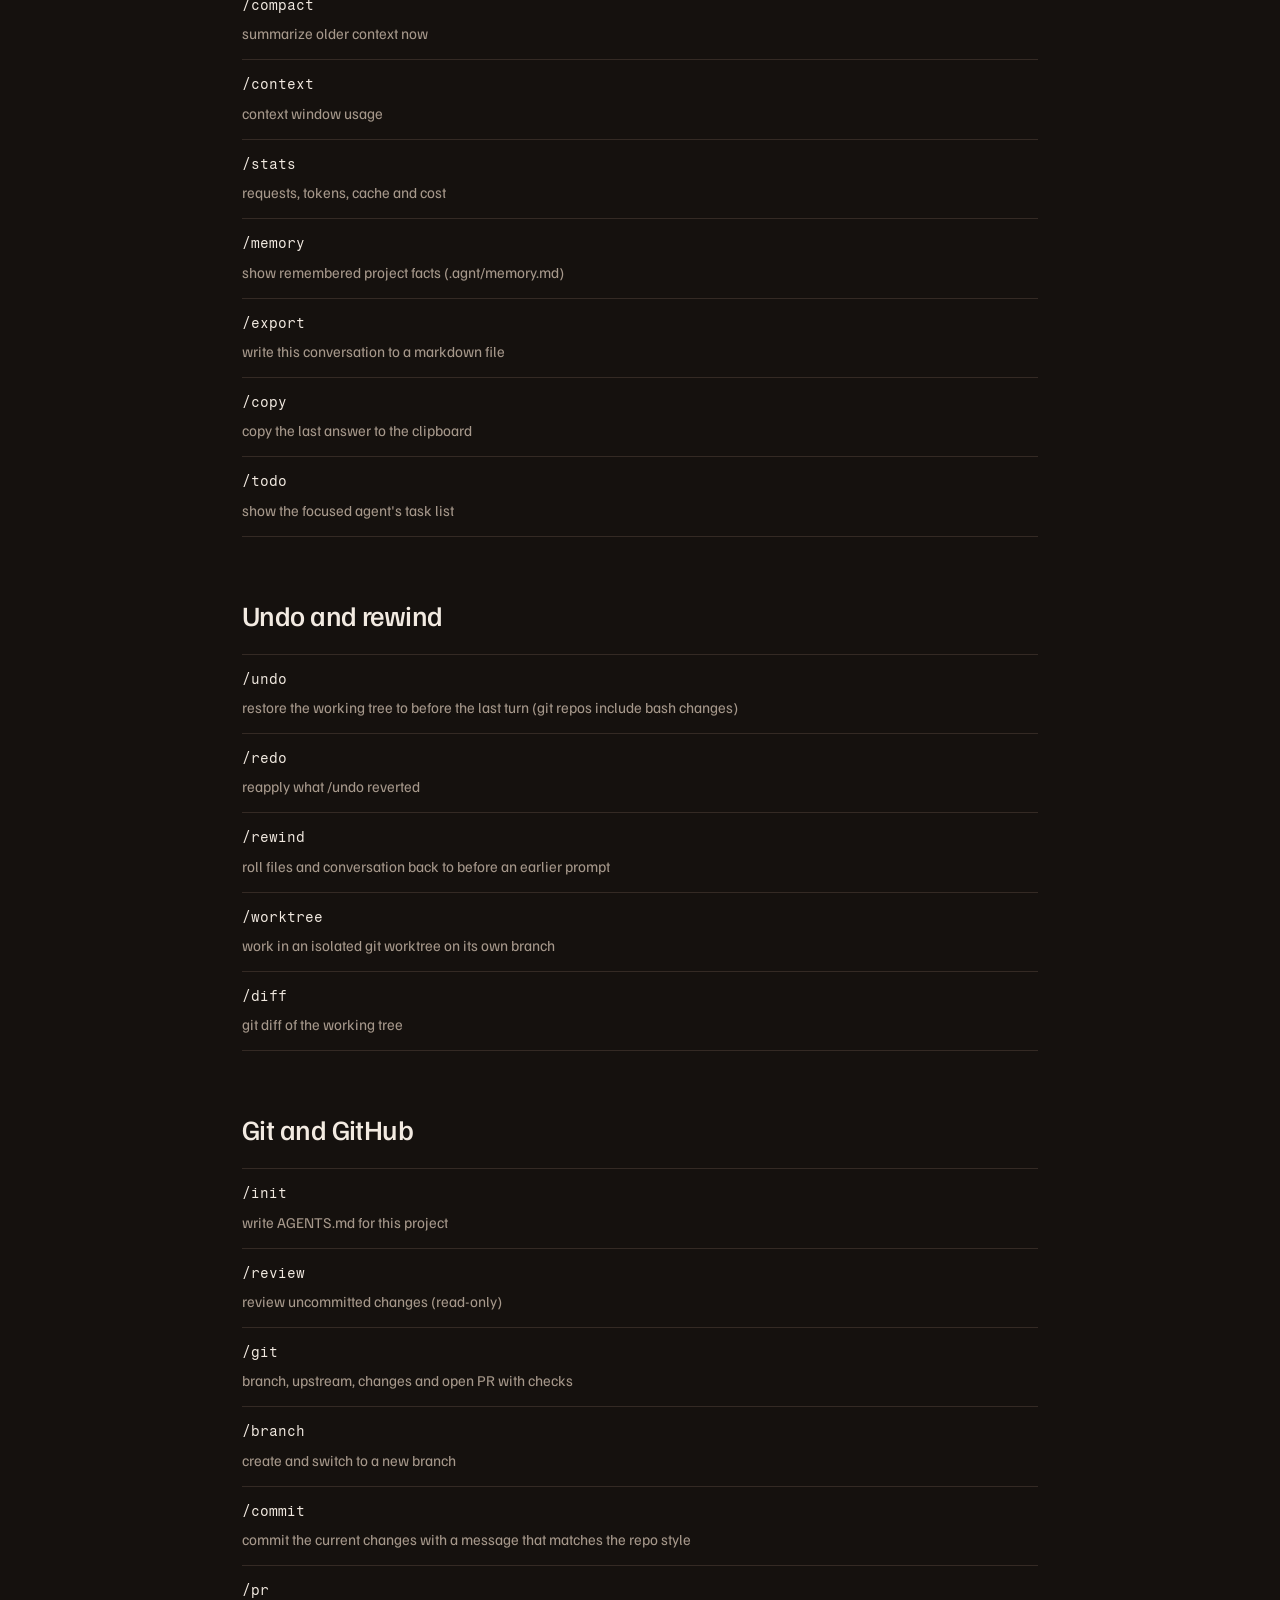
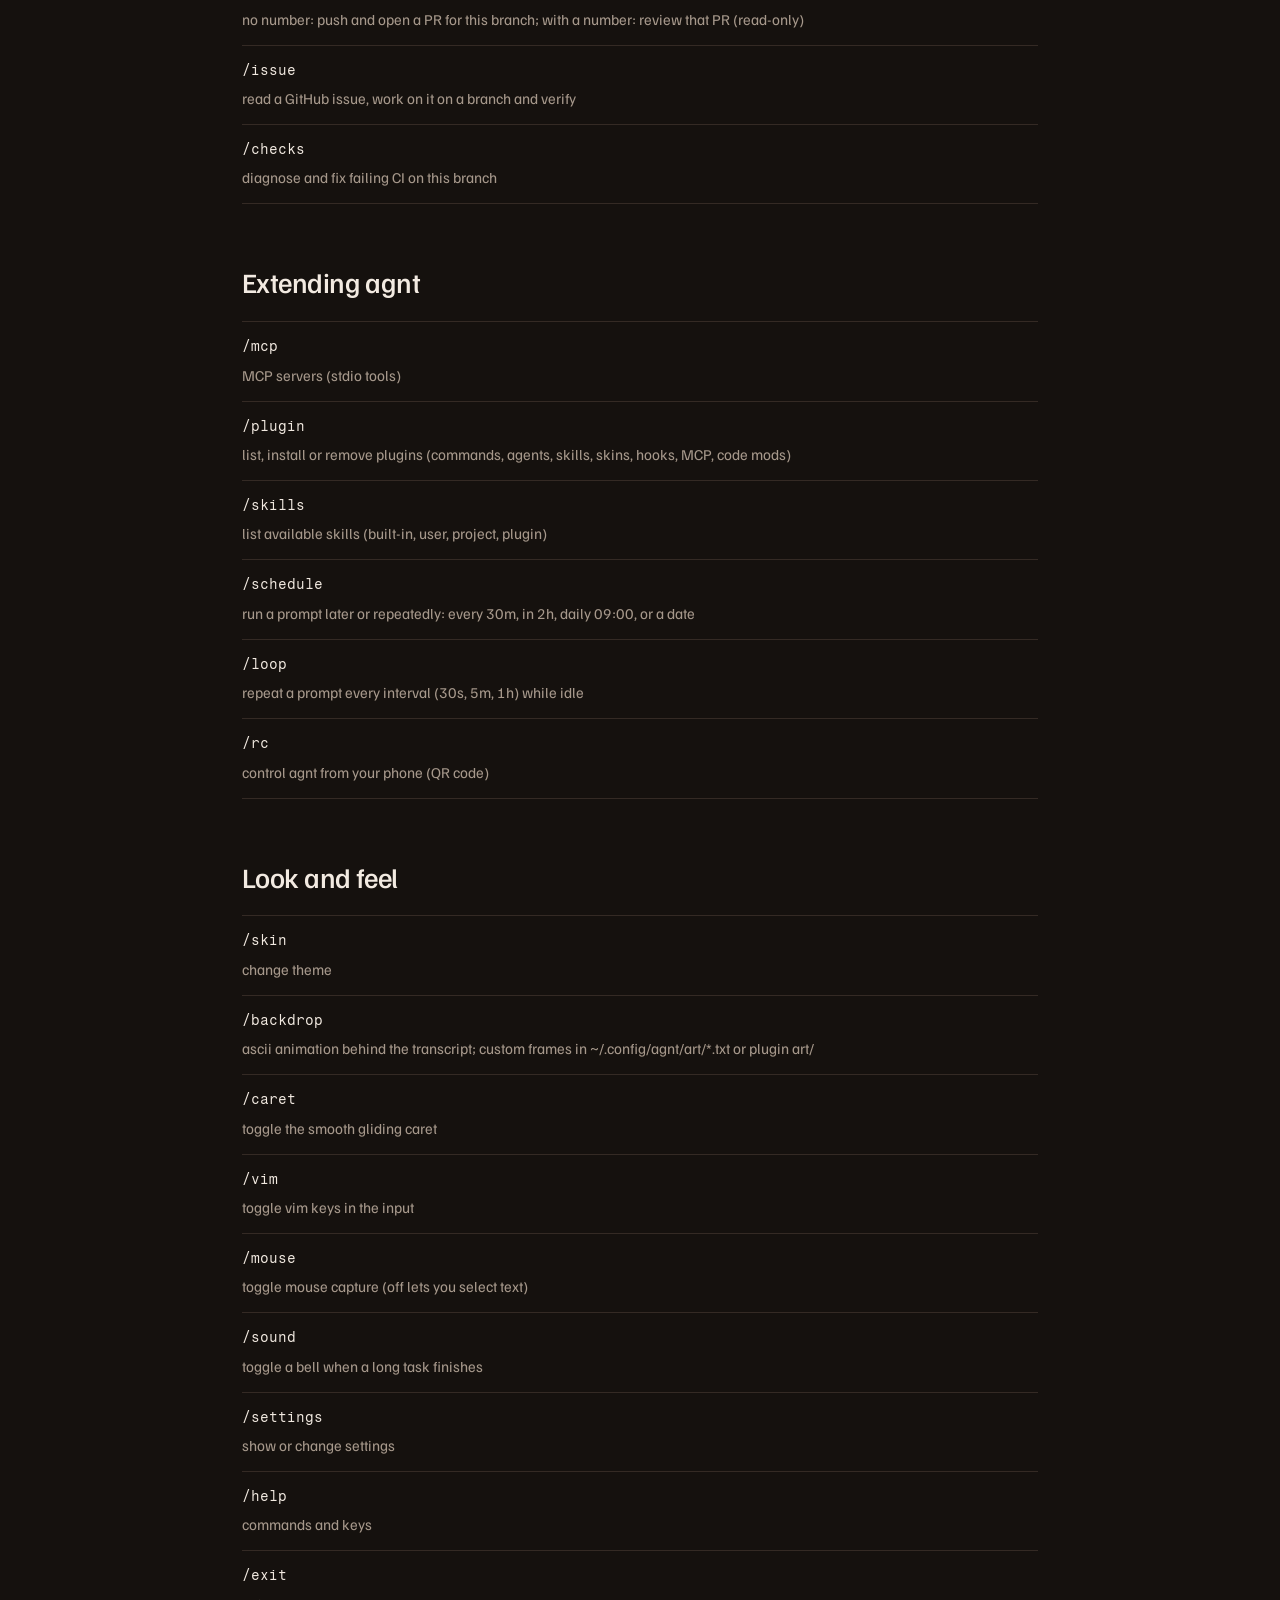
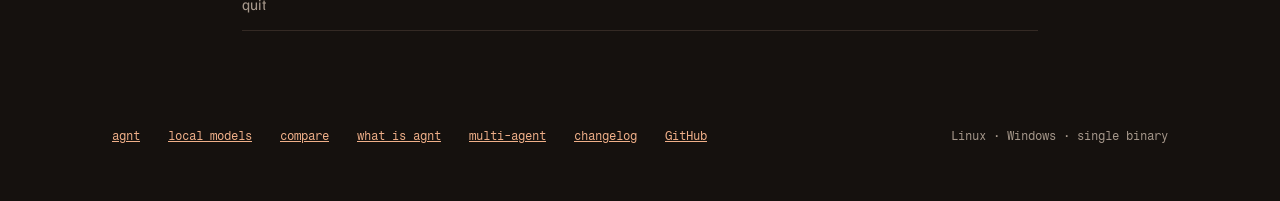
<file: docs.html>
<!doctype html>
<html lang="en">
<head>
<meta charset="utf-8">
<meta name="viewport" content="width=device-width, initial-scale=1">
<title>agnt docs — install, slash commands, modes and providers</title>
<meta name="description" content="agnt documentation: install the terminal AI coding agent, choose a model provider, and reference for every slash command including /team, /undo, /rewind, /mcp, /schedule and /rc.">
<meta name="robots" content="index, follow, max-image-preview:large, max-snippet:-1">
<meta name="theme-color" content="#15110E">
<meta name="color-scheme" content="dark">
<link rel="canonical" href="https://mozzarellabio.github.io/agnt/docs.html">
<meta property="og:type" content="article">
<meta property="og:site_name" content="agnt">
<meta property="og:title" content="agnt docs — install, slash commands, modes and providers">
<meta property="og:description" content="Install agnt, pick a model provider, and look up every slash command.">
<meta property="og:url" content="https://mozzarellabio.github.io/agnt/docs.html">
<meta property="og:image" content="https://mozzarellabio.github.io/agnt/assets/img/og.png">
<meta name="twitter:card" content="summary_large_image">
<link rel="icon" href="data:image/svg+xml,%3Csvg xmlns='http://www.w3.org/2000/svg' viewBox='0 0 32 32'%3E%3Crect width='32' height='32' rx='7' fill='%2315110E'/%3E%3Cpath d='M16 6l9 10-9 10-9-10z' fill='%23D97757'/%3E%3C/svg%3E">
<link rel="preload" href="assets/fonts/familjen-grotesk.woff2" as="font" type="font/woff2" crossorigin>
<link rel="stylesheet" href="assets/styles.css">
<script type="application/ld+json">{"@context":"https://schema.org","@type":"BreadcrumbList","itemListElement":[{"@type":"ListItem","position":1,"name":"agnt","item":"https://mozzarellabio.github.io/agnt/"},{"@type":"ListItem","position":2,"name":"Docs","item":"https://mozzarellabio.github.io/agnt/docs.html"}]}</script>
</head>
<body>
<main class="page">
<article class="doc">
<a class="back" href="./">← agnt</a>
<h1>Documentation</h1>
<p class="lede">agnt is an AI coding agent for the terminal. This page covers installing it, connecting a model, and every slash command.</p>

<img src="assets/img/terminal.png" width="912" height="334" alt="agnt terminal UI in plan mode: it reads files, greps the repo, proposes a rate-limiting change across two files and waits for approval" style="max-width:100%;height:auto;display:block;margin:0 0 8px" loading="lazy">

<h2 id="install">Install</h2>
<p>Linux:</p>
<pre>curl -fsSL https://raw.githubusercontent.com/mozzarellabio/agnt/main/install.sh | sh</pre>
<p>Windows (PowerShell):</p>
<pre>irm https://raw.githubusercontent.com/mozzarellabio/agnt/main/install.ps1 | iex</pre>

<h2 id="models">Connect a model</h2>
<p>Hosted providers (bring your own key): Anthropic, OpenAI, OpenRouter, Gemini, DeepSeek, Groq, xAI and Mistral. Local: Ollama and LM Studio.</p>
<dl>
<dt>/key</dt><dd>store an API key</dd>
<dt>/model</dt><dd>pick a model from any provider</dd>
<dt>/provider</dt><dd>add an OpenAI-compatible endpoint</dd>
<dt>/fallback</dt><dd>models to switch to when the current one errors or is rate-limited</dd>
<dt>/effort</dt><dd>reasoning effort</dd>
</dl>

<h2 id="modes">Modes and permissions</h2>
<p>Four modes: <code>ask</code> confirms each action, <code>auto</code> accepts edits, <code>plan</code> reads and proposes until you approve, <code>free</code> has no limits.</p>
<dl>
<dt>/mode</dt><dd>permissions: ask, auto-accept, read-only plan, or free (no limits)</dd>
<dt>/allow</dt><dd>always allow matching actions, e.g. bash:git *</dd>
<dt>/deny</dt><dd>always block matching actions, e.g. bash:rm *</dd>
</dl>

<h2 id="teams">Teams of agents</h2>
<dl>
<dt>/team</dt><dd>spawn a team of agents (squad, fullstack, research, audit, orchestra)</dd>
<dt>/spawn</dt><dd>add one agent to the team</dd>
<dt>/agents</dt><dd>list agents and chat with one</dd>
<dt>/focus</dt><dd>switch to an agent's chat</dd>
<dt>/kill</dt><dd>remove an agent</dd>
<dt>/orch</dt><dd>let the main agent delegate to teammates</dd>
<dt>/roles</dt><dd>available agent roles</dd>
<dt>/board</dt><dd>show the shared task board</dd>
<dt>/map</dt><dd>live map of the agent orchestra</dd>
</dl>

<h2 id="session">Sessions and context</h2>
<dl>
<dt>/new</dt><dd>new chat tab</dd>
<dt>/close</dt><dd>close this chat tab</dd>
<dt>/sessions</dt><dd>resume a saved chat</dd>
<dt>/clear</dt><dd>clear this agent's conversation</dd>
<dt>/compact</dt><dd>summarize older context now</dd>
<dt>/context</dt><dd>context window usage</dd>
<dt>/stats</dt><dd>requests, tokens, cache and cost</dd>
<dt>/memory</dt><dd>show remembered project facts (.agnt/memory.md)</dd>
<dt>/export</dt><dd>write this conversation to a markdown file</dd>
<dt>/copy</dt><dd>copy the last answer to the clipboard</dd>
<dt>/todo</dt><dd>show the focused agent's task list</dd>
</dl>

<h2 id="safety">Undo and rewind</h2>
<dl>
<dt>/undo</dt><dd>restore the working tree to before the last turn (git repos include bash changes)</dd>
<dt>/redo</dt><dd>reapply what /undo reverted</dd>
<dt>/rewind</dt><dd>roll files and conversation back to before an earlier prompt</dd>
<dt>/worktree</dt><dd>work in an isolated git worktree on its own branch</dd>
<dt>/diff</dt><dd>git diff of the working tree</dd>
</dl>

<h2 id="git">Git and GitHub</h2>
<dl>
<dt>/init</dt><dd>write AGENTS.md for this project</dd>
<dt>/review</dt><dd>review uncommitted changes (read-only)</dd>
<dt>/git</dt><dd>branch, upstream, changes and open PR with checks</dd>
<dt>/branch</dt><dd>create and switch to a new branch</dd>
<dt>/commit</dt><dd>commit the current changes with a message that matches the repo style</dd>
<dt>/pr</dt><dd>no number: push and open a PR for this branch; with a number: review that PR (read-only)</dd>
<dt>/issue</dt><dd>read a GitHub issue, work on it on a branch and verify</dd>
<dt>/checks</dt><dd>diagnose and fix failing CI on this branch</dd>
</dl>

<h2 id="extend">Extending agnt</h2>
<dl>
<dt>/mcp</dt><dd>MCP servers (stdio tools)</dd>
<dt>/plugin</dt><dd>list, install or remove plugins (commands, agents, skills, skins, hooks, MCP, code mods)</dd>
<dt>/skills</dt><dd>list available skills (built-in, user, project, plugin)</dd>
<dt>/schedule</dt><dd>run a prompt later or repeatedly: every 30m, in 2h, daily 09:00, or a date</dd>
<dt>/loop</dt><dd>repeat a prompt every interval (30s, 5m, 1h) while idle</dd>
<dt>/rc</dt><dd>control agnt from your phone (QR code)</dd>
</dl>

<h2 id="look">Look and feel</h2>
<dl>
<dt>/skin</dt><dd>change theme</dd>
<dt>/backdrop</dt><dd>ascii animation behind the transcript; custom frames in ~/.config/agnt/art/*.txt or plugin art/</dd>
<dt>/caret</dt><dd>toggle the smooth gliding caret</dd>
<dt>/vim</dt><dd>toggle vim keys in the input</dd>
<dt>/mouse</dt><dd>toggle mouse capture (off lets you select text)</dd>
<dt>/sound</dt><dd>toggle a bell when a long task finishes</dd>
<dt>/settings</dt><dd>show or change settings</dd>
<dt>/help</dt><dd>commands and keys</dd>
<dt>/exit</dt><dd>quit</dd>
</dl>
</article>
<footer class="foot">
<a href="./">agnt</a>
<a href="ollama.html">local models</a>
<a href="compare.html">compare</a>
<a href="what-is-agnt.html">what is agnt</a>
<a href="multi-agent-coding.html">multi-agent</a>
<a href="changelog.html">changelog</a>
<a href="https://github.com/mozzarellabio/agnt">GitHub</a>
<span class="r">Linux · Windows · single binary</span>
</footer>
</main>
</body>
</html>
</file>
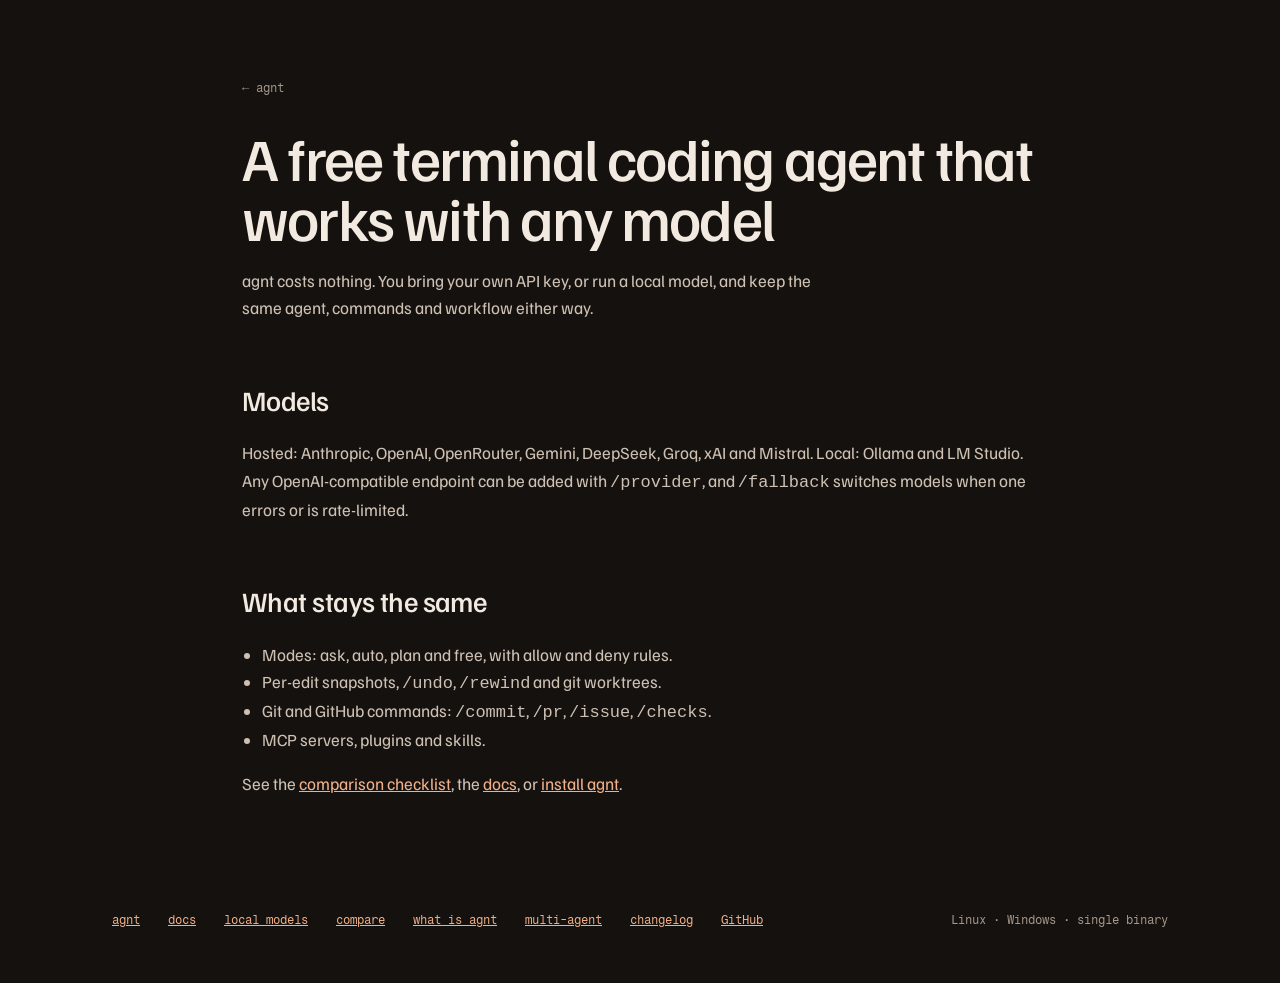
<file: free-claude-code-alternative.html>
<!doctype html>
<html lang="en">
<head>
<meta charset="utf-8">
<meta name="viewport" content="width=device-width, initial-scale=1">
<title>A free terminal coding agent for any model, including local — agnt</title>
<meta name="description" content="agnt is a free terminal AI coding agent you point at any model: Anthropic, OpenAI, Gemini, DeepSeek, Groq, xAI, Mistral, OpenRouter, Ollama or LM Studio. Bring your own key.">
<meta name="robots" content="index, follow, max-image-preview:large, max-snippet:-1">
<meta name="theme-color" content="#15110E">
<meta name="color-scheme" content="dark">
<link rel="canonical" href="https://mozzarellabio.github.io/agnt/free-claude-code-alternative.html">
<meta property="og:type" content="article">
<meta property="og:site_name" content="agnt">
<meta property="og:title" content="A free terminal coding agent for any model, including local — agnt">
<meta property="og:description" content="agnt is a free terminal AI coding agent you point at any model: Anthropic, OpenAI, Gemini, DeepSeek, Groq, xAI, Mistral, OpenRouter, Ollama or LM Studio. Bring your own key.">
<meta property="og:url" content="https://mozzarellabio.github.io/agnt/free-claude-code-alternative.html">
<meta property="og:image" content="https://mozzarellabio.github.io/agnt/assets/img/og.png">
<meta name="twitter:card" content="summary_large_image">
<link rel="icon" href="data:image/svg+xml,%3Csvg xmlns='http://www.w3.org/2000/svg' viewBox='0 0 32 32'%3E%3Crect width='32' height='32' rx='7' fill='%2315110E'/%3E%3Cpath d='M16 6l9 10-9 10-9-10z' fill='%23D97757'/%3E%3C/svg%3E">
<link rel="preload" href="assets/fonts/familjen-grotesk.woff2" as="font" type="font/woff2" crossorigin>
<link rel="stylesheet" href="assets/styles.css">
<script type="application/ld+json">{"@context":"https://schema.org","@type":"BreadcrumbList","itemListElement":[{"@type":"ListItem","position":1,"name":"agnt","item":"https://mozzarellabio.github.io/agnt/"},{"@type":"ListItem","position":2,"name":"Any-model terminal agent","item":"https://mozzarellabio.github.io/agnt/free-claude-code-alternative.html"}]}</script>
</head>
<body>
<main class="page">
<article class="doc">
<a class="back" href="./">← agnt</a>
<h1>A free terminal coding agent that works with any model</h1>
<p class="lede">agnt costs nothing. You bring your own API key, or run a local model, and keep the same agent, commands and workflow either way.</p>
<h2 id="models">Models</h2>
<p>Hosted: Anthropic, OpenAI, OpenRouter, Gemini, DeepSeek, Groq, xAI and Mistral. Local: Ollama and LM Studio. Any OpenAI-compatible endpoint can be added with <code>/provider</code>, and <code>/fallback</code> switches models when one errors or is rate-limited.</p>
<h2 id="same">What stays the same</h2>
<ul>
<li>Modes: ask, auto, plan and free, with allow and deny rules.</li>
<li>Per-edit snapshots, <code>/undo</code>, <code>/rewind</code> and git worktrees.</li>
<li>Git and GitHub commands: <code>/commit</code>, <code>/pr</code>, <code>/issue</code>, <code>/checks</code>.</li>
<li>MCP servers, plugins and skills.</li>
</ul>
<p>See the <a href="compare.html">comparison checklist</a>, the <a href="docs.html">docs</a>, or <a href="./#overture">install agnt</a>.</p>
</article>
<footer class="foot">
<a href="./">agnt</a>
<a href="docs.html">docs</a>
<a href="ollama.html">local models</a>
<a href="compare.html">compare</a>
<a href="what-is-agnt.html">what is agnt</a>
<a href="multi-agent-coding.html">multi-agent</a>
<a href="changelog.html">changelog</a>
<a href="https://github.com/mozzarellabio/agnt">GitHub</a>
<span class="r">Linux · Windows · single binary</span>
</footer>
</main>
</body>
</html>
</file>
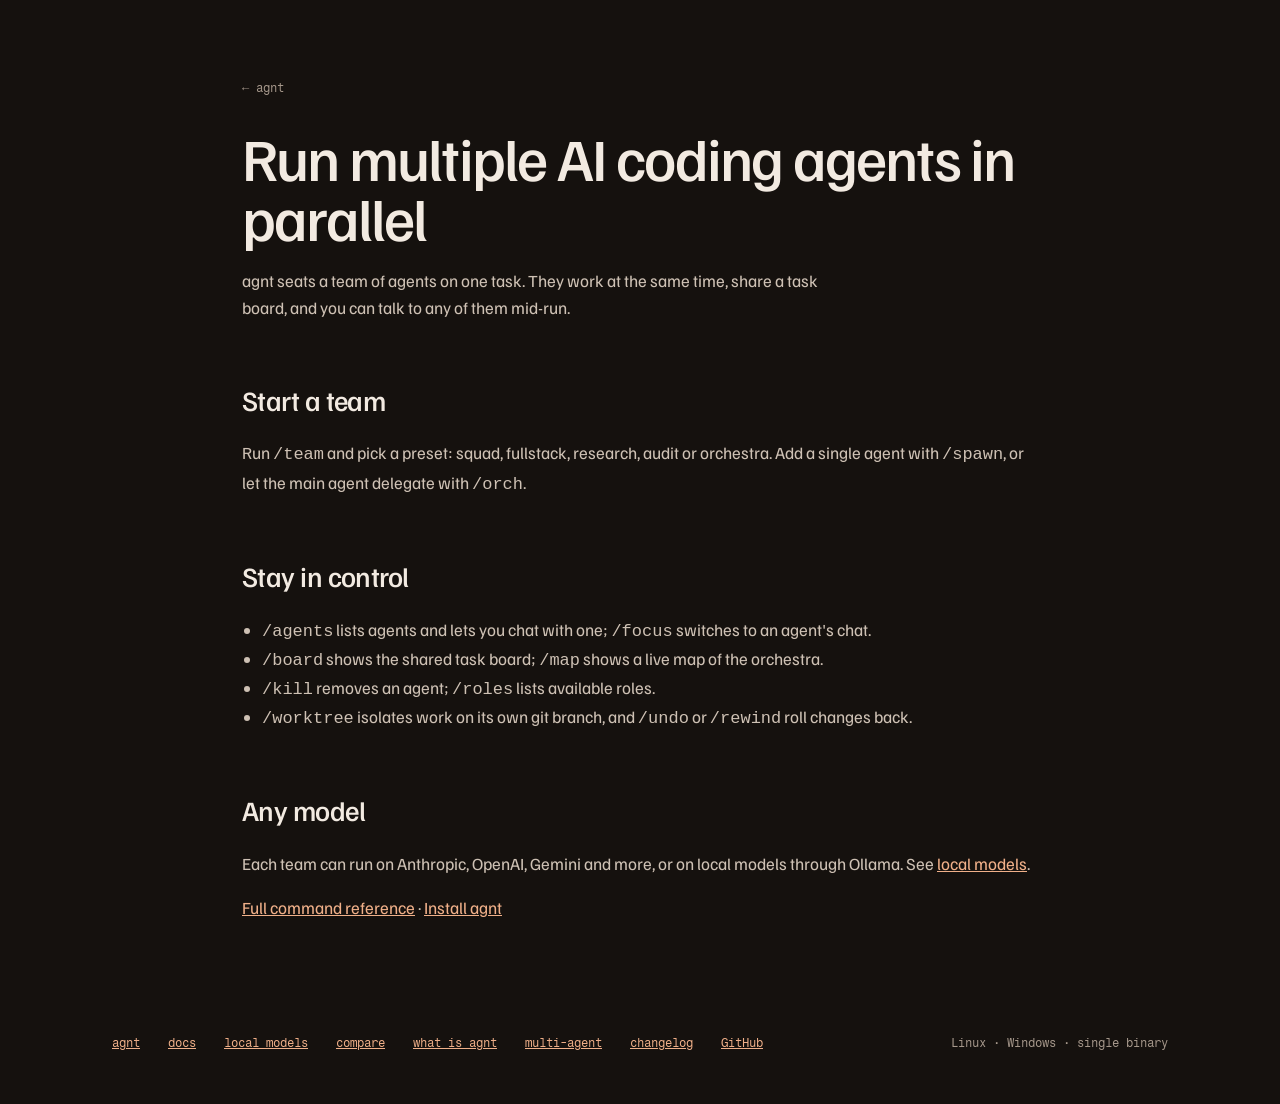
<file: multi-agent-coding.html>
<!doctype html>
<html lang="en">
<head>
<meta charset="utf-8">
<meta name="viewport" content="width=device-width, initial-scale=1">
<title>Run multiple AI coding agents in parallel in your terminal — agnt</title>
<meta name="description" content="Use agnt to run a team of AI coding agents in parallel from the terminal: architect, coder, reviewer and tester with a shared task board, file ownership and live map.">
<meta name="robots" content="index, follow, max-image-preview:large, max-snippet:-1">
<meta name="theme-color" content="#15110E">
<meta name="color-scheme" content="dark">
<link rel="canonical" href="https://mozzarellabio.github.io/agnt/multi-agent-coding.html">
<meta property="og:type" content="article">
<meta property="og:site_name" content="agnt">
<meta property="og:title" content="Run multiple AI coding agents in parallel in your terminal — agnt">
<meta property="og:description" content="Use agnt to run a team of AI coding agents in parallel from the terminal: architect, coder, reviewer and tester with a shared task board, file ownership and live map.">
<meta property="og:url" content="https://mozzarellabio.github.io/agnt/multi-agent-coding.html">
<meta property="og:image" content="https://mozzarellabio.github.io/agnt/assets/img/og.png">
<meta name="twitter:card" content="summary_large_image">
<link rel="icon" href="data:image/svg+xml,%3Csvg xmlns='http://www.w3.org/2000/svg' viewBox='0 0 32 32'%3E%3Crect width='32' height='32' rx='7' fill='%2315110E'/%3E%3Cpath d='M16 6l9 10-9 10-9-10z' fill='%23D97757'/%3E%3C/svg%3E">
<link rel="preload" href="assets/fonts/familjen-grotesk.woff2" as="font" type="font/woff2" crossorigin>
<link rel="stylesheet" href="assets/styles.css">
<script type="application/ld+json">{"@context":"https://schema.org","@type":"BreadcrumbList","itemListElement":[{"@type":"ListItem","position":1,"name":"agnt","item":"https://mozzarellabio.github.io/agnt/"},{"@type":"ListItem","position":2,"name":"Multi-agent coding","item":"https://mozzarellabio.github.io/agnt/multi-agent-coding.html"}]}</script>
</head>
<body>
<main class="page">
<article class="doc">
<a class="back" href="./">← agnt</a>
<h1>Run multiple AI coding agents in parallel</h1>
<p class="lede">agnt seats a team of agents on one task. They work at the same time, share a task board, and you can talk to any of them mid-run.</p>
<h2 id="team">Start a team</h2>
<p>Run <code>/team</code> and pick a preset: squad, fullstack, research, audit or orchestra. Add a single agent with <code>/spawn</code>, or let the main agent delegate with <code>/orch</code>.</p>
<h2 id="control">Stay in control</h2>
<ul>
<li><code>/agents</code> lists agents and lets you chat with one; <code>/focus</code> switches to an agent's chat.</li>
<li><code>/board</code> shows the shared task board; <code>/map</code> shows a live map of the orchestra.</li>
<li><code>/kill</code> removes an agent; <code>/roles</code> lists available roles.</li>
<li><code>/worktree</code> isolates work on its own git branch, and <code>/undo</code> or <code>/rewind</code> roll changes back.</li>
</ul>
<h2 id="models">Any model</h2>
<p>Each team can run on Anthropic, OpenAI, Gemini and more, or on local models through Ollama. See <a href="ollama.html">local models</a>.</p>
<p><a href="docs.html">Full command reference</a> · <a href="./#overture">Install agnt</a></p>
</article>
<footer class="foot">
<a href="./">agnt</a>
<a href="docs.html">docs</a>
<a href="ollama.html">local models</a>
<a href="compare.html">compare</a>
<a href="what-is-agnt.html">what is agnt</a>
<a href="multi-agent-coding.html">multi-agent</a>
<a href="changelog.html">changelog</a>
<a href="https://github.com/mozzarellabio/agnt">GitHub</a>
<span class="r">Linux · Windows · single binary</span>
</footer>
</main>
</body>
</html>
</file>
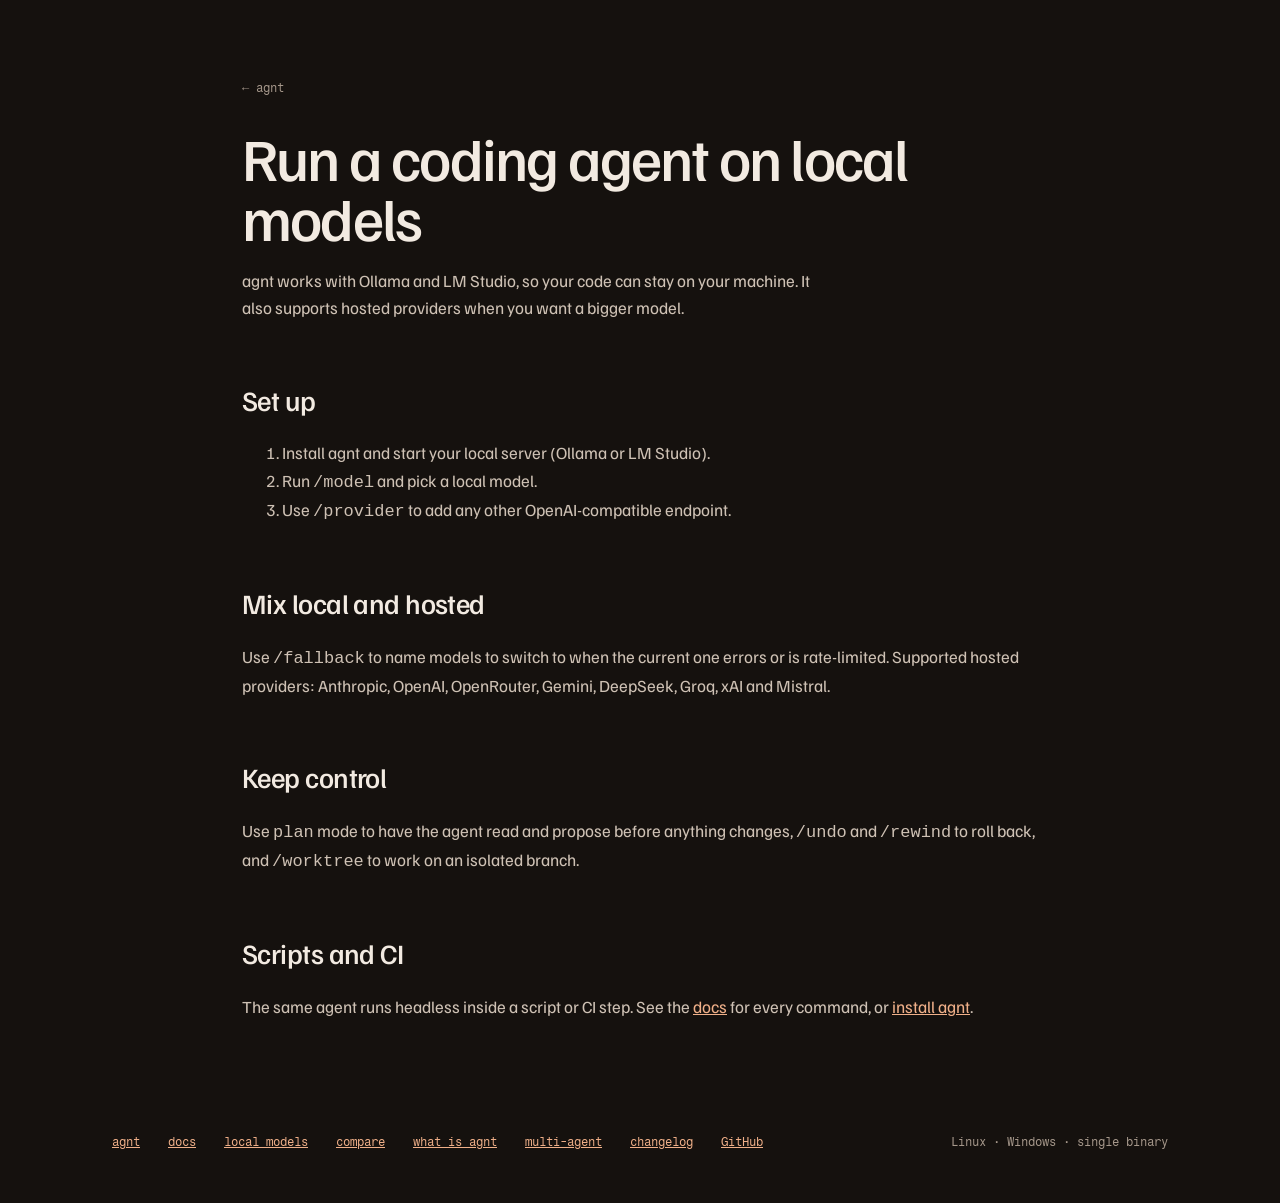
<file: ollama.html>
<!doctype html>
<html lang="en">
<head>
<meta charset="utf-8">
<meta name="viewport" content="width=device-width, initial-scale=1">
<title>Use a coding agent with Ollama or LM Studio — agnt</title>
<meta name="description" content="Run agnt, a terminal AI coding agent, on local models with Ollama or LM Studio. No cloud key needed, with fallback to hosted models and headless mode for scripts.">
<meta name="robots" content="index, follow, max-image-preview:large, max-snippet:-1">
<meta name="theme-color" content="#15110E">
<meta name="color-scheme" content="dark">
<link rel="canonical" href="https://mozzarellabio.github.io/agnt/ollama.html">
<meta property="og:type" content="article">
<meta property="og:site_name" content="agnt">
<meta property="og:title" content="Use a coding agent with Ollama or LM Studio — agnt">
<meta property="og:description" content="Run agnt, a terminal AI coding agent, on local models with Ollama or LM Studio. No cloud key needed, with fallback to hosted models and headless mode for scripts.">
<meta property="og:url" content="https://mozzarellabio.github.io/agnt/ollama.html">
<meta property="og:image" content="https://mozzarellabio.github.io/agnt/assets/img/og-ollama.png">
<meta name="twitter:card" content="summary_large_image">
<link rel="icon" href="data:image/svg+xml,%3Csvg xmlns='http://www.w3.org/2000/svg' viewBox='0 0 32 32'%3E%3Crect width='32' height='32' rx='7' fill='%2315110E'/%3E%3Cpath d='M16 6l9 10-9 10-9-10z' fill='%23D97757'/%3E%3C/svg%3E">
<link rel="preload" href="assets/fonts/familjen-grotesk.woff2" as="font" type="font/woff2" crossorigin>
<link rel="stylesheet" href="assets/styles.css">
<script type="application/ld+json">{"@context":"https://schema.org","@type":"BreadcrumbList","itemListElement":[{"@type":"ListItem","position":1,"name":"agnt","item":"https://mozzarellabio.github.io/agnt/"},{"@type":"ListItem","position":2,"name":"Local models","item":"https://mozzarellabio.github.io/agnt/ollama.html"}]}</script>
</head>
<body>
<main class="page">
<article class="doc">
<a class="back" href="./">← agnt</a>
<h1>Run a coding agent on local models</h1>
<p class="lede">agnt works with Ollama and LM Studio, so your code can stay on your machine. It also supports hosted providers when you want a bigger model.</p>
<h2 id="setup">Set up</h2>
<ol>
<li>Install agnt and start your local server (Ollama or LM Studio).</li>
<li>Run <code>/model</code> and pick a local model.</li>
<li>Use <code>/provider</code> to add any other OpenAI-compatible endpoint.</li>
</ol>
<h2 id="hybrid">Mix local and hosted</h2>
<p>Use <code>/fallback</code> to name models to switch to when the current one errors or is rate-limited. Supported hosted providers: Anthropic, OpenAI, OpenRouter, Gemini, DeepSeek, Groq, xAI and Mistral.</p>
<h2 id="safety">Keep control</h2>
<p>Use <code>plan</code> mode to have the agent read and propose before anything changes, <code>/undo</code> and <code>/rewind</code> to roll back, and <code>/worktree</code> to work on an isolated branch.</p>
<h2 id="automation">Scripts and CI</h2>
<p>The same agent runs headless inside a script or CI step. See the <a href="docs.html">docs</a> for every command, or <a href="./#overture">install agnt</a>.</p>
</article>
<footer class="foot">
<a href="./">agnt</a>
<a href="docs.html">docs</a>
<a href="ollama.html">local models</a>
<a href="compare.html">compare</a>
<a href="what-is-agnt.html">what is agnt</a>
<a href="multi-agent-coding.html">multi-agent</a>
<a href="changelog.html">changelog</a>
<a href="https://github.com/mozzarellabio/agnt">GitHub</a>
<span class="r">Linux · Windows · single binary</span>
</footer>
</main>
</body>
</html>
</file>
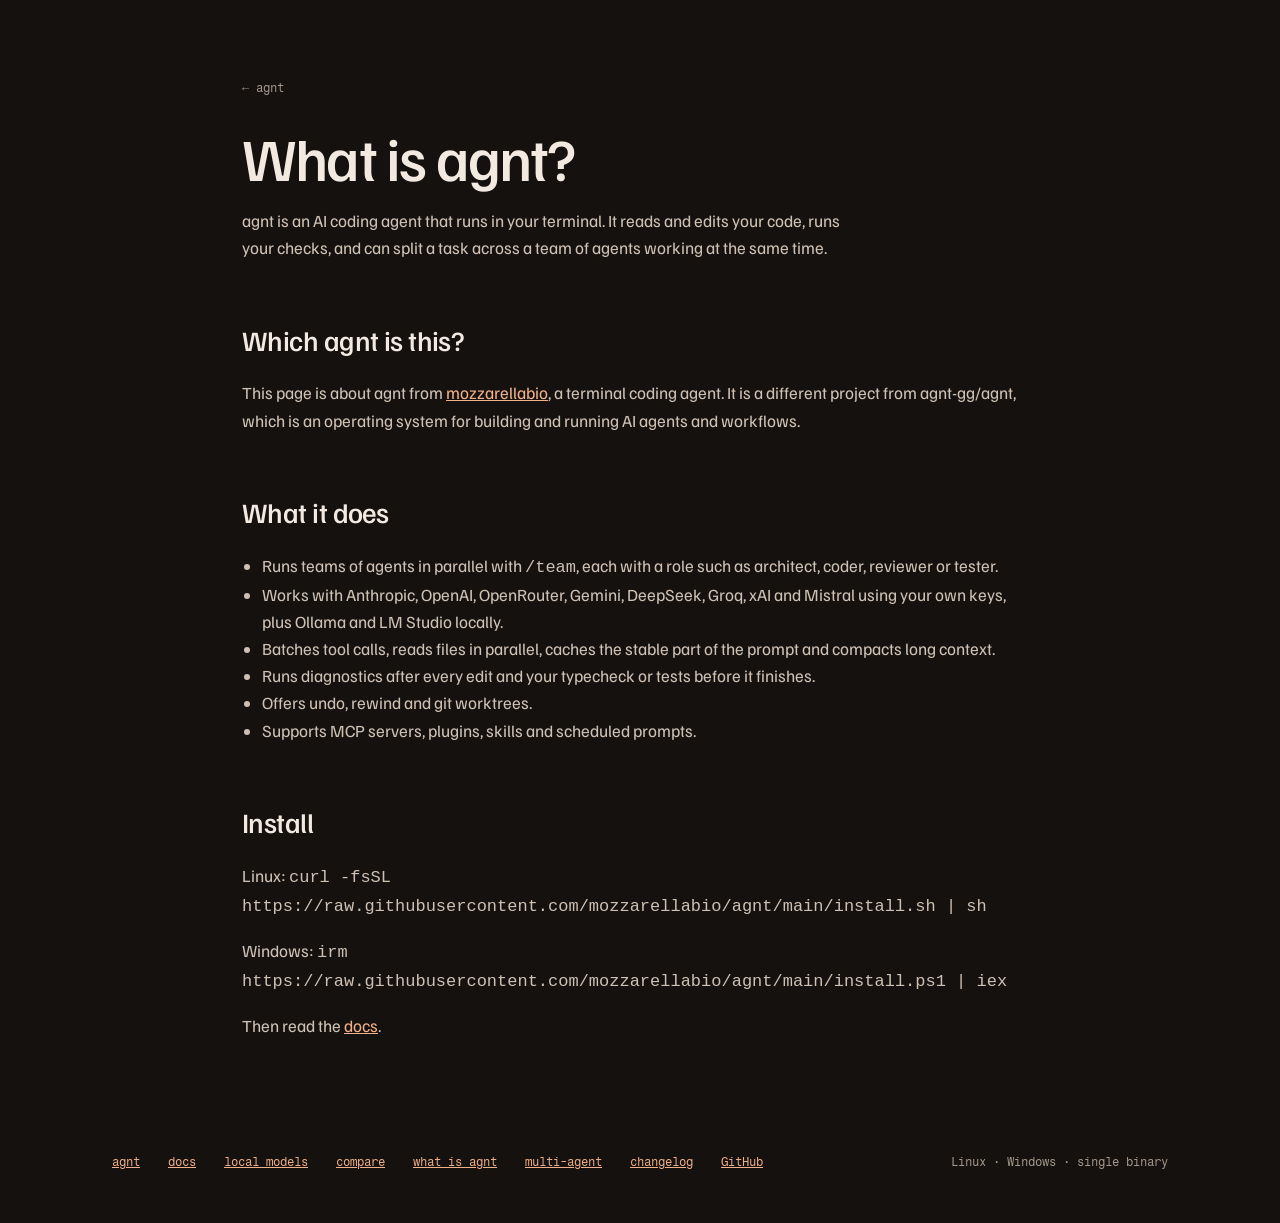
<file: what-is-agnt.html>
<!doctype html>
<html lang="en">
<head>
<meta charset="utf-8">
<meta name="viewport" content="width=device-width, initial-scale=1">
<title>What is agnt? A terminal AI coding agent with parallel agent teams</title>
<meta name="description" content="agnt is a free terminal AI coding agent by mozzarellabio. It runs teams of agents in parallel on any model, as one binary for Linux and Windows. Not the same project as agnt-gg/agnt.">
<meta name="robots" content="index, follow, max-image-preview:large, max-snippet:-1">
<meta name="theme-color" content="#15110E">
<meta name="color-scheme" content="dark">
<link rel="canonical" href="https://mozzarellabio.github.io/agnt/what-is-agnt.html">
<meta property="og:type" content="article">
<meta property="og:site_name" content="agnt">
<meta property="og:title" content="What is agnt? A terminal AI coding agent with parallel agent teams">
<meta property="og:description" content="agnt is a free terminal AI coding agent by mozzarellabio. It runs teams of agents in parallel on any model, as one binary for Linux and Windows. Not the same project as agnt-gg/agnt.">
<meta property="og:url" content="https://mozzarellabio.github.io/agnt/what-is-agnt.html">
<meta property="og:image" content="https://mozzarellabio.github.io/agnt/assets/img/og.png">
<meta name="twitter:card" content="summary_large_image">
<link rel="icon" href="data:image/svg+xml,%3Csvg xmlns='http://www.w3.org/2000/svg' viewBox='0 0 32 32'%3E%3Crect width='32' height='32' rx='7' fill='%2315110E'/%3E%3Cpath d='M16 6l9 10-9 10-9-10z' fill='%23D97757'/%3E%3C/svg%3E">
<link rel="preload" href="assets/fonts/familjen-grotesk.woff2" as="font" type="font/woff2" crossorigin>
<link rel="stylesheet" href="assets/styles.css">
<script type="application/ld+json">{"@context":"https://schema.org","@type":"BreadcrumbList","itemListElement":[{"@type":"ListItem","position":1,"name":"agnt","item":"https://mozzarellabio.github.io/agnt/"},{"@type":"ListItem","position":2,"name":"What is agnt","item":"https://mozzarellabio.github.io/agnt/what-is-agnt.html"}]}</script>
</head>
<body>
<main class="page">
<article class="doc">
<a class="back" href="./">← agnt</a>
<h1>What is agnt?</h1>
<p class="lede">agnt is an AI coding agent that runs in your terminal. It reads and edits your code, runs your checks, and can split a task across a team of agents working at the same time.</p>
<h2 id="which">Which agnt is this?</h2>
<p>This page is about agnt from <a href="https://github.com/mozzarellabio/agnt">mozzarellabio</a>, a terminal coding agent. It is a different project from agnt-gg/agnt, which is an operating system for building and running AI agents and workflows.</p>
<h2 id="does">What it does</h2>
<ul>
<li>Runs teams of agents in parallel with <code>/team</code>, each with a role such as architect, coder, reviewer or tester.</li>
<li>Works with Anthropic, OpenAI, OpenRouter, Gemini, DeepSeek, Groq, xAI and Mistral using your own keys, plus Ollama and LM Studio locally.</li>
<li>Batches tool calls, reads files in parallel, caches the stable part of the prompt and compacts long context.</li>
<li>Runs diagnostics after every edit and your typecheck or tests before it finishes.</li>
<li>Offers undo, rewind and git worktrees.</li>
<li>Supports MCP servers, plugins, skills and scheduled prompts.</li>
</ul>
<h2 id="install">Install</h2>
<p>Linux: <code>curl -fsSL https://raw.githubusercontent.com/mozzarellabio/agnt/main/install.sh | sh</code></p>
<p>Windows: <code>irm https://raw.githubusercontent.com/mozzarellabio/agnt/main/install.ps1 | iex</code></p>
<p>Then read the <a href="docs.html">docs</a>.</p>
</article>
<footer class="foot">
<a href="./">agnt</a>
<a href="docs.html">docs</a>
<a href="ollama.html">local models</a>
<a href="compare.html">compare</a>
<a href="what-is-agnt.html">what is agnt</a>
<a href="multi-agent-coding.html">multi-agent</a>
<a href="changelog.html">changelog</a>
<a href="https://github.com/mozzarellabio/agnt">GitHub</a>
<span class="r">Linux · Windows · single binary</span>
</footer>
</main>
</body>
</html>
</file>
<file: assets/styles.css>
@font-face{font-family:"Familjen Grotesk";font-style:normal;font-weight:400 600;font-display:swap;src:url("fonts/familjen-grotesk.woff2") format("woff2")}
@font-face{font-family:"Fragment Mono";font-style:normal;font-weight:400;font-display:swap;src:url("fonts/fragment-mono.woff2") format("woff2")}
body{margin:0;background:#15110E}
a{color:#F0B089}a:hover{color:#F7CBA9}
.page{--bg:#15110E;--bg2:#1B1613;--line:#342A24;--faint:#5C4E45;--text:#F2EAE1;--body:#CEC1B4;--muted:#A6988B;--clay:#D97757;--peach:#F0B089;--g:64px;--sans:"Familjen Grotesk","Helvetica Neue",Helvetica,sans-serif;--mono:"Fragment Mono",ui-monospace,SFMono-Regular,Menlo,Consolas,monospace;background:var(--bg);color:var(--body);font-family:var(--sans);font-size:17px;line-height:1.6;overflow-x:clip;-webkit-font-smoothing:antialiased}
.page *{box-sizing:border-box}
.sr{position:absolute;width:1px;height:1px;overflow:hidden;clip:rect(0 0 0 0);white-space:nowrap;margin:-1px;padding:0;border:0}
.page :focus-visible{outline:2px solid #F0B089;outline-offset:3px;border-radius:2px}

.hero{position:relative;min-height:clamp(560px,100svh,1000px);display:flex;flex-direction:column;align-items:center;padding-top:clamp(96px,24svh,240px)}
.banner{font-family:var(--mono);font-size:clamp(14px,4.4vw,34px);line-height:1.18;margin:0}
.nav{position:sticky;top:0;z-index:20;display:flex;justify-content:space-between;align-items:center;height:56px;padding:0 32px;background:rgba(21,17,14,.82);backdrop-filter:blur(10px);-webkit-backdrop-filter:blur(10px);border-bottom:1px solid var(--line);font-family:var(--mono);font-size:13px}
.nav a{color:var(--body);text-decoration:none}
.nav a:hover{color:var(--text)}
.nav-mark{color:var(--clay) !important;font-weight:400;letter-spacing:.02em}
.nav-links{display:flex;align-items:center;gap:26px}
.nav-cta{border:1px solid var(--clay);border-radius:4px;padding:6px 14px;color:var(--text) !important}
.nav-cta:hover{background:var(--clay);color:#15110E !important}
.cta{display:flex;gap:12px;margin-top:40px;flex-wrap:wrap;justify-content:center}
.btn{display:inline-flex;align-items:center;justify-content:center;min-height:46px;padding:0 24px;border-radius:4px;background:var(--clay);color:#15110E;font-family:var(--mono);font-size:14px;text-decoration:none}
.btn:hover{background:var(--peach);color:#15110E}
.btn.ghost{background:none;border:1px solid var(--faint);color:var(--text)}
.btn.ghost:hover{border-color:var(--text);background:none;color:var(--text)}
.banner span{display:block;white-space:pre;animation:type .42s steps(24,end) both}
.banner span:nth-child(1){animation-delay:.15s}.banner span:nth-child(2){animation-delay:.23s}.banner span:nth-child(3){animation-delay:.31s}.banner span:nth-child(4){animation-delay:.39s}.banner span:nth-child(5){animation-delay:.47s}.banner span:nth-child(6){animation-delay:.55s}
@keyframes type{from{clip-path:inset(0 100% 0 0)}to{clip-path:inset(0 0 0 0)}}
.hint{margin-top:auto;display:flex;flex-direction:column;align-items:center;gap:14px;padding-top:24px;text-decoration:none;color:var(--muted);font-family:var(--mono);font-size:11px;letter-spacing:.16em}
.hint:hover{color:var(--text)}
.hint-line{position:relative;display:block;width:1px;height:76px;background:var(--faint);overflow:hidden}
.hint-dot{position:absolute;left:0;top:-18px;width:1px;height:18px;background:var(--clay);animation:drip 2.8s cubic-bezier(.45,0,.55,1) 1.4s infinite}
@keyframes drip{0%{transform:translateY(0)}70%,100%{transform:translateY(96px)}}

.wrap{max-width:1120px;margin:0 auto;padding:0 32px}
.score{position:relative;padding-left:var(--g)}
.bend-a{position:absolute;top:0;left:12px;right:calc(50% - 1px);height:24px;border-right:1px solid var(--faint);border-bottom:1px solid var(--faint);border-bottom-right-radius:12px}
.bend-b{position:absolute;top:23px;left:0;right:calc(50% + 11px);height:24px;border-left:1px solid var(--faint);border-top:1px solid var(--faint);border-top-left-radius:12px}
.spine{position:absolute;left:0;top:47px;bottom:0;width:1px;background:var(--faint);view-timeline-name:--spine}
.spine-fill{position:absolute;inset:0;background:var(--clay);transform-origin:top}
.mv{position:relative;padding-top:144px}
.node{position:absolute;left:calc(-1 * var(--g) - 4px);top:148px;width:9px;height:9px;border-radius:50%;border:1px solid var(--clay);background:var(--clay)}
.mlabel{display:flex;gap:14px;margin:0 0 28px;font-family:var(--mono);font-size:12px;line-height:18px;letter-spacing:.06em;color:var(--muted)}
.mlabel .n{color:var(--clay)}
.big{font-family:var(--sans);font-weight:500;font-size:clamp(44px,6.4vw,88px);line-height:.98;letter-spacing:-.035em;color:var(--text);margin:0 0 32px;max-width:13ch;text-wrap:balance}
.big .dot{color:var(--clay)}
.h{font-family:var(--sans);font-weight:500;font-size:clamp(30px,3.5vw,48px);line-height:1.06;letter-spacing:-.025em;color:var(--text);margin:0 0 24px;max-width:20ch;text-wrap:balance}
.lede{max-width:60ch;margin:0 0 18px;text-wrap:pretty}
.lede code,.ic{font-family:var(--mono);font-size:.88em;color:var(--text)}

.inst{max-width:800px;margin-top:44px;border:1px solid var(--line);border-radius:6px;background:var(--bg2)}
.inst-top{display:flex;justify-content:space-between;align-items:stretch;border-bottom:1px solid var(--line)}
.os{display:flex}
.osb{appearance:none;position:relative;background:none;border:0;border-right:1px solid var(--line);color:var(--muted);font-family:var(--mono);font-size:13px;padding:0 20px;min-height:46px;cursor:pointer}
.osb:hover{color:var(--text)}
.osb[aria-pressed="true"]{color:var(--text)}
.osb[aria-pressed="true"]::after{content:"";position:absolute;left:14px;right:14px;bottom:-1px;height:2px;background:var(--clay)}
.copy{appearance:none;background:none;border:0;border-left:1px solid var(--line);color:var(--body);font-family:var(--mono);font-size:13px;padding:0 18px;min-height:46px;display:flex;align-items:center;gap:9px;cursor:pointer}
.copy:hover{color:var(--peach)}
.cmd{overflow-x:auto;padding:18px 20px}
.cmd code{display:block;font-family:var(--mono);font-size:13.5px;line-height:1.7;color:var(--text);white-space:pre-wrap;word-break:normal;overflow-wrap:normal}
.pr{color:var(--clay);user-select:none;-webkit-user-select:none}
.osnote{max-width:800px;margin:12px 0 0;font-family:var(--mono);font-size:12px;line-height:1.5;color:var(--muted)}

.dgrid{position:relative;max-width:980px;margin-top:64px;padding-top:36px;display:grid;grid-template-columns:176px minmax(0,1fr);column-gap:28px;row-gap:22px;align-items:start}
.who{position:relative;display:flex;flex-direction:column;line-height:1.35}
.nm{font-family:var(--mono);font-size:13px;color:var(--text)}
.rl{font-size:13px;color:var(--muted)}
.branch{position:absolute;left:calc(-1 * var(--g) + 1px);width:calc(var(--g) - 14px);top:9px;height:1px;background:var(--faint)}
.track{position:relative;height:18px}
.eco .track{height:44px}
.staff{position:absolute;left:0;right:0;top:9px;height:1px;background:var(--line)}
.bars{position:absolute;inset:0}
.bar{position:absolute;top:5px;height:9px;border-radius:1px}
.seg-l{position:absolute;top:24px;font-family:var(--mono);font-size:10.5px;line-height:1;color:var(--muted);white-space:nowrap}
.overlay{grid-column:2;position:relative;pointer-events:none}
.ens .overlay{grid-row:1 / 6}
.eco .overlay{grid-row:1 / 3}
.ph{position:absolute;top:-8px;bottom:-8px;left:100%;width:1px;background:var(--peach);opacity:0}
.you{position:absolute;left:58%;top:-30px;bottom:-4px;border-left:1px dashed var(--peach)}
.you span{position:absolute;top:0;left:8px;white-space:nowrap;font-family:var(--mono);font-size:11px;line-height:1;color:var(--peach)}
.axis{grid-column:2;display:flex;align-items:center;gap:12px;font-family:var(--mono);font-size:11px;color:var(--muted)}
.axis i{flex:1;height:1px;background:var(--line)}
.cap{grid-column:2;margin:0;font-size:13px;color:var(--muted)}
.ens{view-timeline-name:--ens}
.eco{view-timeline-name:--eco}
.cmdline{display:inline-flex;gap:10px;margin:8px 0 26px;padding:10px 16px;border:1px solid var(--line);border-radius:4px;background:var(--bg2);font-family:var(--mono);font-size:14px;color:var(--text)}
.cmdline span{color:var(--clay)}

.mech{display:grid;grid-template-columns:repeat(auto-fit,minmax(min(210px,100%),1fr));gap:28px 32px;margin-top:72px;max-width:980px}
.mech div{border-top:1px solid var(--line);padding-top:16px}
.mech h3{font-family:var(--mono);font-weight:400;font-size:13px;color:var(--text);margin:0 0 8px}
.mech p{margin:0;font-size:15px;line-height:1.55;color:var(--muted)}

.roster{display:grid;grid-template-columns:repeat(auto-fit,minmax(min(210px,100%),1fr));column-gap:32px;margin-top:48px;max-width:980px}
.roster div{display:flex;justify-content:space-between;align-items:baseline;gap:12px;padding:18px 0;border-bottom:1px solid var(--line)}
.roster .p{font-size:21px;letter-spacing:-.01em;color:var(--text)}
.roster .k{font-family:var(--mono);font-size:11px;color:var(--muted)}
.roster .loc .k{color:var(--peach)}

.term{max-width:880px;margin-top:48px;border:1px solid var(--tline);border-radius:8px;background:var(--tbg);color:var(--tfg);font-family:var(--mono);font-size:13px;line-height:1.7;overflow:hidden;transition:background-color .25s linear,color .25s linear,border-color .25s linear}
.term[data-skin="clay"]{--tbg:#100C0A;--tfg:#ECE3D9;--tacc:#D97757;--tdim:#9E9186;--tline:#2F2621}
.term[data-skin="slate"]{--tbg:#12151F;--tfg:#DCE3F0;--tacc:#5B7FFF;--tdim:#8793AD;--tline:#2A3350}
.term[data-skin="nord"]{--tbg:#262B35;--tfg:#ECEFF4;--tacc:#88C0D0;--tdim:#8A93A6;--tline:#3B4252}
.term[data-skin="gruvbox"]{--tbg:#1D1C1A;--tfg:#EBDBB2;--tacc:#FE8019;--tdim:#928374;--tline:#3C3836}
.term-top{display:flex;flex-wrap:wrap;gap:4px 16px;align-items:center;padding:10px 16px;border-bottom:1px solid var(--tline);font-size:12px;color:var(--tdim)}
.term-top b{font-weight:400;color:var(--tacc)}
.term-top .r{margin-left:auto}
.term-body{padding:18px 16px 10px}
.tl{margin:0;white-space:pre-wrap}
.t-dim{color:var(--tdim)}
.t-acc{color:var(--tacc)}
.t-hint{margin-top:14px;color:var(--tacc)}
.term-status{display:flex;flex-wrap:wrap;gap:4px 16px;align-items:center;padding:8px 16px 10px;border-top:1px solid var(--tline);font-size:12px;color:var(--tdim)}
.t-mode{background:var(--tacc);color:var(--tbg);padding:0 8px;border-radius:2px}
.term-status .r{margin-left:auto}
.ctls{display:flex;flex-wrap:wrap;gap:16px 40px;margin-top:20px;max-width:880px}
.ctl{display:flex;align-items:center;gap:14px}
.ctl-l{font-family:var(--mono);font-size:12px;color:var(--muted);min-width:34px}
.seg{display:flex;border:1px solid var(--line);border-radius:4px;overflow:hidden}
.segb{appearance:none;background:none;border:0;border-right:1px solid var(--line);color:var(--muted);font-family:var(--mono);font-size:13px;min-height:44px;min-width:56px;padding:0 14px;cursor:pointer;display:flex;align-items:center;justify-content:center;gap:8px}
.segb:last-child{border-right:0}
.segb:hover{color:var(--text)}
.segb[aria-pressed="true"]{background:#2C241F;color:var(--text)}
.sw{display:inline-block;width:10px;height:10px;border-radius:50%}
.sw-clay{background:#D97757}.sw-slate{background:#5B7FFF}.sw-nord{background:#88C0D0}.sw-gruvbox{background:#FE8019}
.mdesc{max-width:880px;margin:16px 0 40px;font-size:15px;color:var(--muted);min-height:1.6em}

.coda{padding-bottom:168px}
.end{position:absolute;left:calc(-1 * var(--g) - 4px);bottom:-22px;width:9px;height:16px;background:var(--clay);animation:blink 1.1s steps(1) infinite}
@keyframes blink{50%{opacity:0}}
.foot{max-width:1120px;margin:0 auto;padding:96px 32px 56px;display:flex;flex-wrap:wrap;gap:8px 28px;font-family:var(--mono);font-size:12px;color:var(--muted)}
.foot .r{margin-left:auto}

@keyframes grow-y{from{transform:scaleY(0)}to{transform:scaleY(1)}}
@keyframes node-on{0%,49%{background:var(--bg)}50%,100%{background:var(--clay)}}
@keyframes reveal{from{clip-path:inset(-4px 100% -4px 0)}to{clip-path:inset(-4px 0 -4px 0)}}
@keyframes play{0%{left:0;opacity:1}94%{opacity:1}100%{left:100%;opacity:0}}
@supports (animation-timeline: view()){
.spine-fill{animation:grow-y linear both;animation-timeline:--spine;animation-range:cover 50vh cover calc(100% - 50vh)}
.node{animation:node-on linear both;animation-timeline:view();animation-range:cover 0% cover 100%}
.ens .bars,.ens .ph{animation-timeline:--ens}
.eco .bars,.eco .ph{animation-timeline:--eco}
.dgrid .bars{animation-name:reveal;animation-duration:1ms;animation-timing-function:linear;animation-fill-mode:both;animation-range:entry 90% cover 62%}
.dgrid .ph{animation-name:play;animation-duration:1ms;animation-timing-function:linear;animation-fill-mode:both;animation-range:entry 90% cover 62%}
.ens .bars,.ens .ph,.eco .bars,.eco .ph{animation-duration:auto}
}

@media (max-width:720px){
.page{--g:28px;font-size:16px}
.wrap{padding:0 16px}
.cmd code{white-space:pre}
.roster{grid-template-columns:repeat(2,minmax(0,1fr));column-gap:20px}
.roster .p{font-size:18px}
.ctl{flex-wrap:wrap;gap:8px 14px}
.nav{padding:0 16px}
.nav-links{gap:16px}
.nav-links a:not(.nav-cta){display:none}
.nav-links a[href^="docs"]{display:inline}
.cta{flex-direction:column;align-items:stretch;width:min(320px,calc(100% - 48px))}
.mv{padding-top:96px}
.node{top:100px}
.dgrid{grid-template-columns:96px minmax(0,1fr);column-gap:14px}
.rl{font-size:12px}
.seg-l{display:none}
.eco .track{height:22px}
.you span{left:auto;right:8px}
.osb{padding:0 14px}
.copy{padding:0 14px}
.cmd{padding:16px}
.cmd code{font-size:12.5px}
.term{font-size:12px}
.term-status .r{margin-left:0}
.foot{padding:88px 16px 48px}
.foot .r{margin-left:0}
}
@media (prefers-reduced-motion: reduce){
.banner span,.end{animation:none !important}
.hint-dot{display:none}
.spine-fill,.node,.dgrid .bars,.dgrid .ph{animation:none !important}
.term{transition:none}
}
.ens>:nth-child(1){grid-area:1/1}.ens>:nth-child(2){grid-area:1/2}
.ens>:nth-child(3){grid-area:2/1}.ens>:nth-child(4){grid-area:2/2}
.ens>:nth-child(5){grid-area:3/1}.ens>:nth-child(6){grid-area:3/2}
.ens>:nth-child(7){grid-area:4/1}.ens>:nth-child(8){grid-area:4/2}
.ens>:nth-child(9){grid-area:5/1}.ens>:nth-child(10){grid-area:5/2}
.ens>.axis{grid-area:6/2}
.eco>:nth-child(1){grid-area:1/1}.eco>:nth-child(2){grid-area:1/2}
.eco>:nth-child(3){grid-area:2/1}.eco>:nth-child(4){grid-area:2/2}
.eco>.cap{grid-area:3/2}
.dgrid>.overlay{grid-column:2}
.phone{display:grid;grid-template-columns:minmax(0,1fr) 260px;gap:48px;align-items:center;max-width:880px;margin-top:40px}
.phone .qr{aspect-ratio:1;background:#fff;border-radius:6px;padding:14px;display:grid;grid-template-columns:repeat(21,1fr);gap:0}
.phone .qr i{background:#15110E}
.phone ol{margin:0;padding:0;list-style:none;font-family:var(--mono);font-size:13.5px;line-height:1.9;color:var(--text)}
.phone li span{color:var(--clay)}
@media (max-width:720px){.phone{grid-template-columns:1fr;gap:28px}.phone .qr{max-width:200px}}
.mdesc+.mech{margin-top:48px}.mech+.lede{margin-top:48px}
.phone{grid-template-columns:minmax(0,1fr) 220px;max-width:760px}
@media (max-width:720px){.phone{grid-template-columns:1fr}}
.shot{max-width:880px;margin:56px 0 0}
.shot img{display:block;width:100%;height:auto;border:1px solid var(--line);border-radius:8px}
.shot figcaption{margin-top:10px;font-family:var(--mono);font-size:12px;color:var(--muted)}
.cmd{scrollbar-width:thin;scrollbar-color:var(--faint) transparent}
@media (max-width:720px){.phone .qr{margin:0 auto}}
.seg-l{font-size:12px}.roster .k,.hint{font-size:12px}
html{scroll-behavior:smooth;scroll-padding-top:72px}
@media (prefers-reduced-motion: reduce){html{scroll-behavior:auto}}
@media (max-width:720px){.cmd code{overflow-wrap:anywhere}.tl{padding-left:2ch;text-indent:-2ch}.term-status .r{margin-left:0}}
@media (max-width:720px){.ctl{flex-wrap:wrap;gap:8px 14px}.seg{flex-wrap:wrap}.segb{min-width:48px;padding:0 10px}}
.tag{font-family:var(--mono);font-weight:400;font-size:clamp(13px,1.6vw,16px);letter-spacing:.04em;color:var(--muted);margin:28px 0 0;text-align:center;padding:0 24px}
.faq{max-width:760px}
.faq details{border-top:1px solid var(--line);padding:18px 0}
.faq details:last-child{border-bottom:1px solid var(--line)}
.faq summary{cursor:pointer;color:var(--text);font-size:19px;font-weight:500;list-style:none;display:flex;justify-content:space-between;gap:24px}
.faq summary::-webkit-details-marker{display:none}
.faq summary::after{content:"+";color:var(--clay);font-family:var(--mono)}
.faq details[open] summary::after{content:"−"}
.faq p{margin:12px 0 0;max-width:62ch}
.doc{max-width:860px;margin:0 auto;padding:72px 32px 0}
.doc .back{font-family:var(--mono);font-size:12px;color:var(--muted);text-decoration:none}
.doc h1{font-family:var(--sans);font-weight:500;font-size:clamp(36px,5vw,60px);line-height:1;letter-spacing:-.03em;color:var(--text);margin:28px 0 20px}
.doc h2{font-family:var(--sans);font-weight:500;font-size:28px;letter-spacing:-.02em;color:var(--text);margin:56px 0 16px}
.doc dl{margin:0;border-top:1px solid var(--line)}
.doc dt{font-family:var(--mono);font-size:14px;color:var(--text);padding-top:14px}
.doc dd{margin:4px 0 0;padding-bottom:14px;border-bottom:1px solid var(--line);font-size:15px;color:var(--muted)}
.doc ul{padding-left:20px}
.doc pre{font-family:var(--mono);font-size:13px;background:var(--bg2);border:1px solid var(--line);border-radius:4px;padding:14px 16px;overflow-x:auto;color:var(--text)}
</file>
